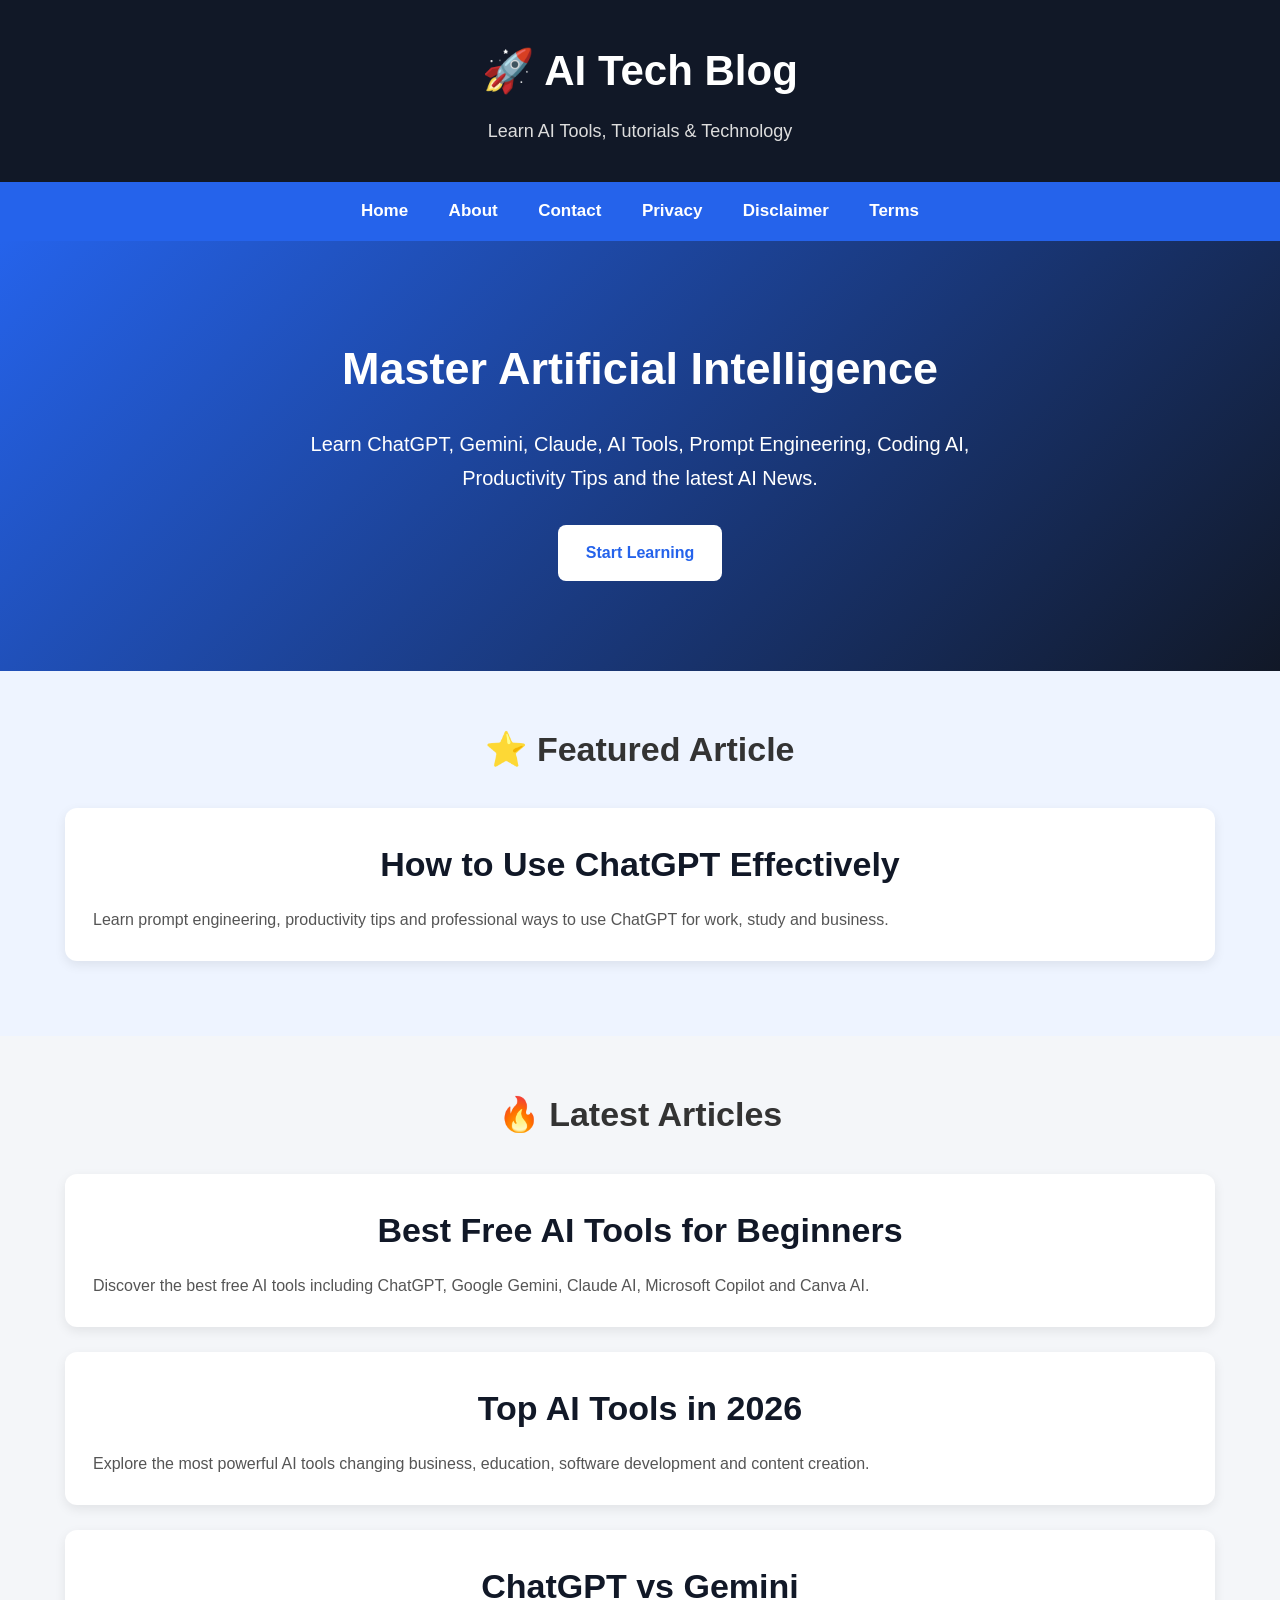
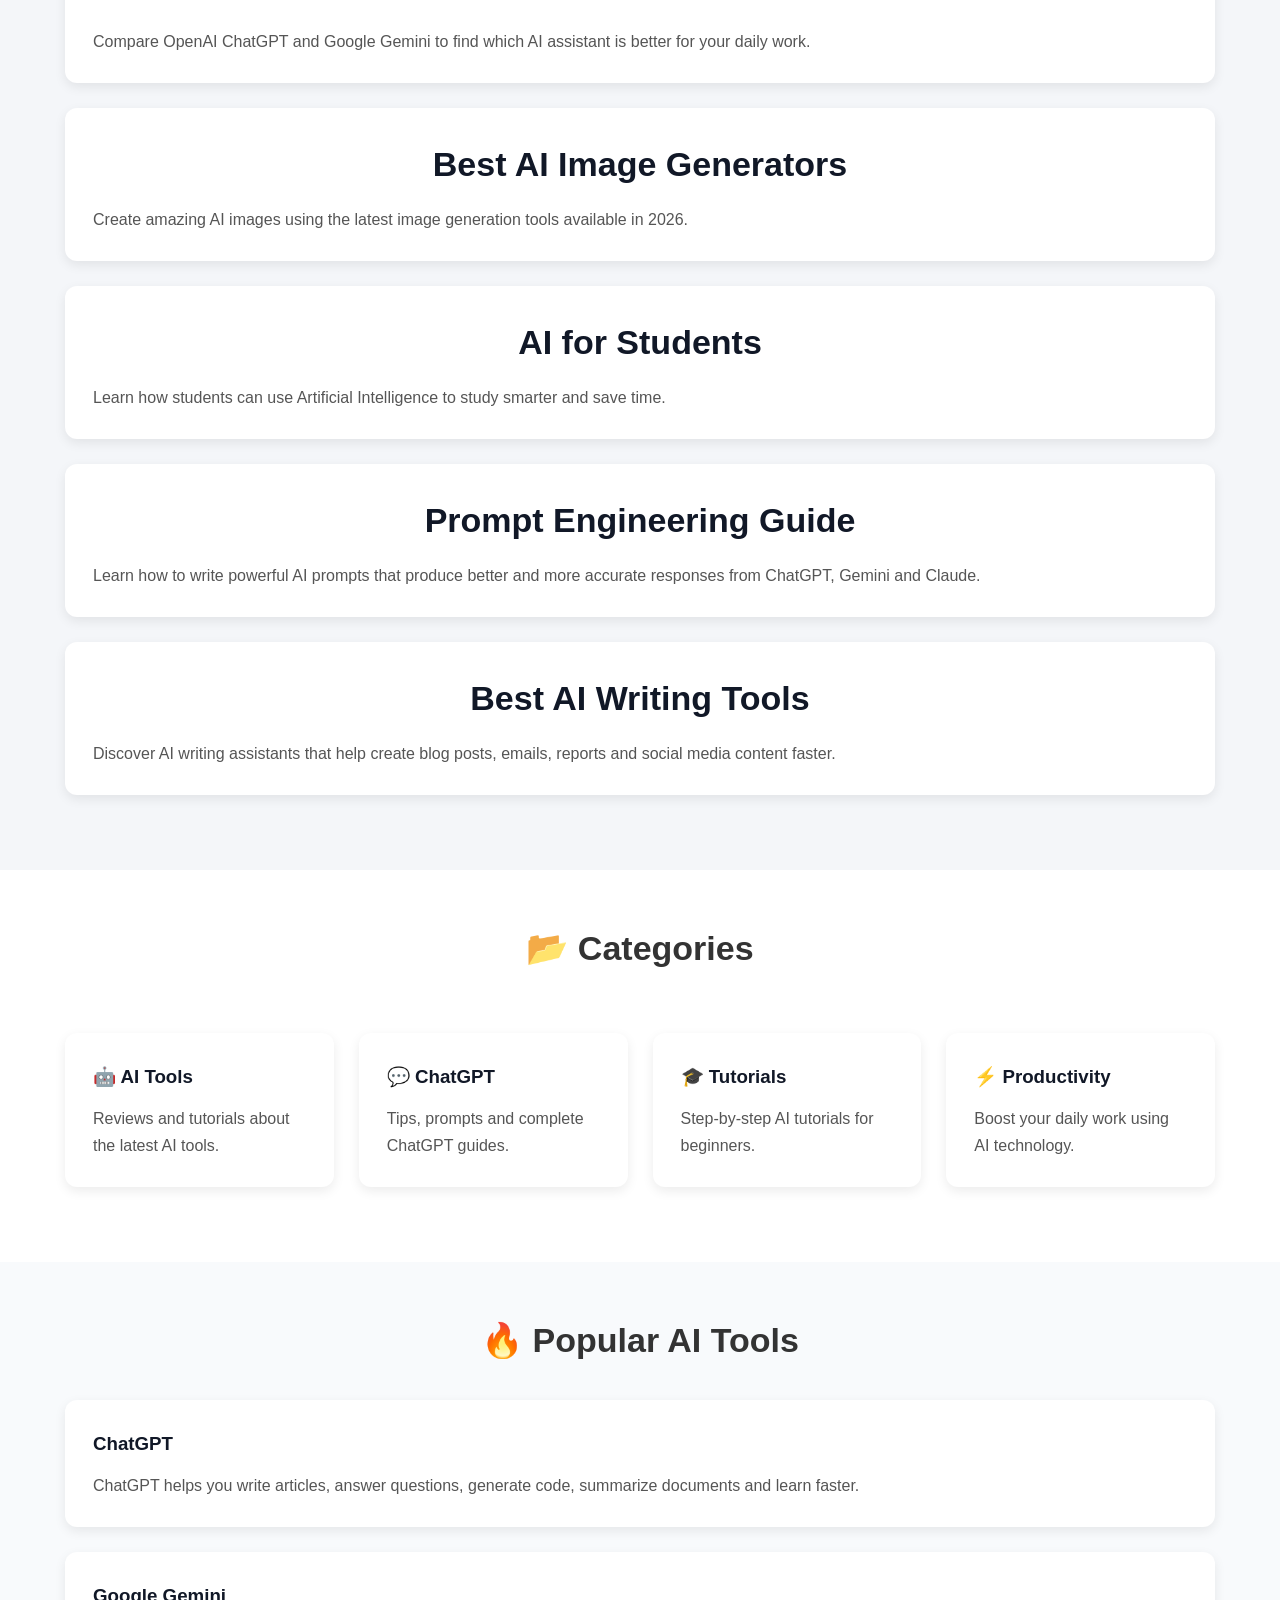
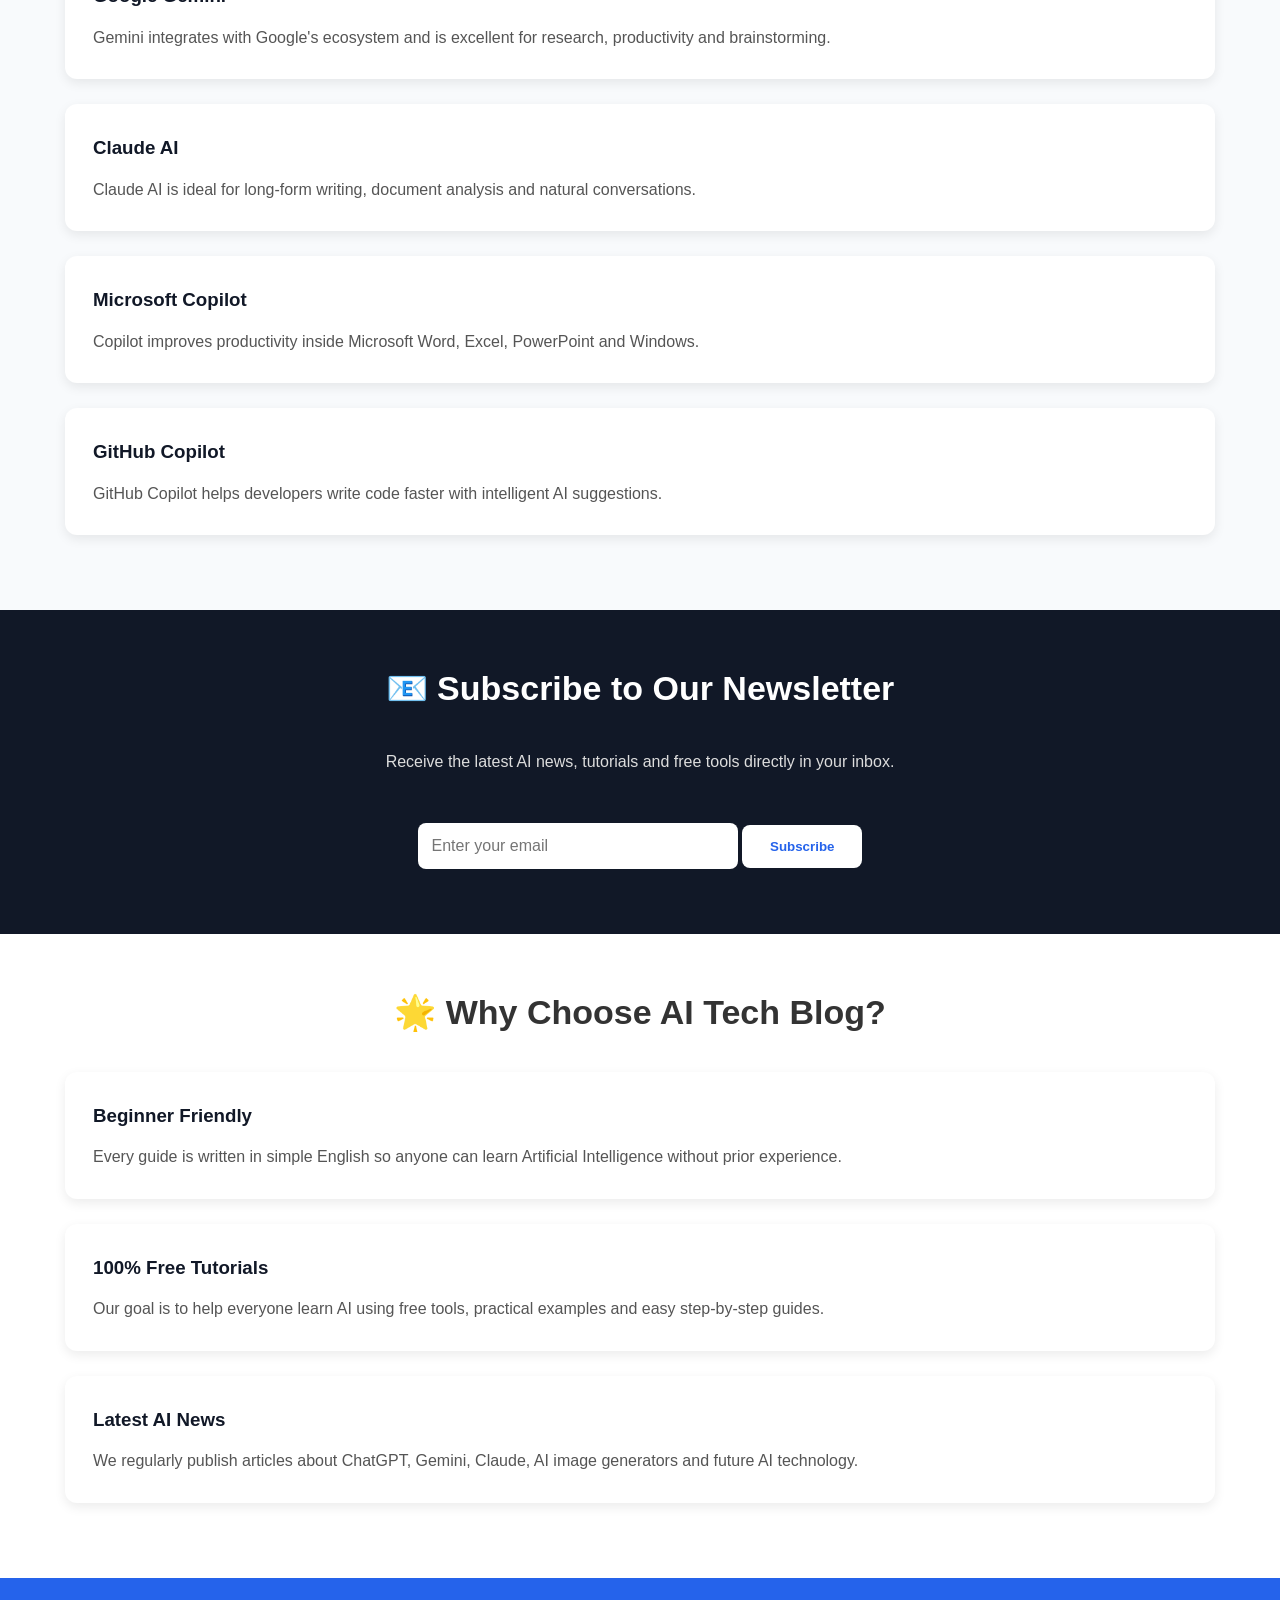
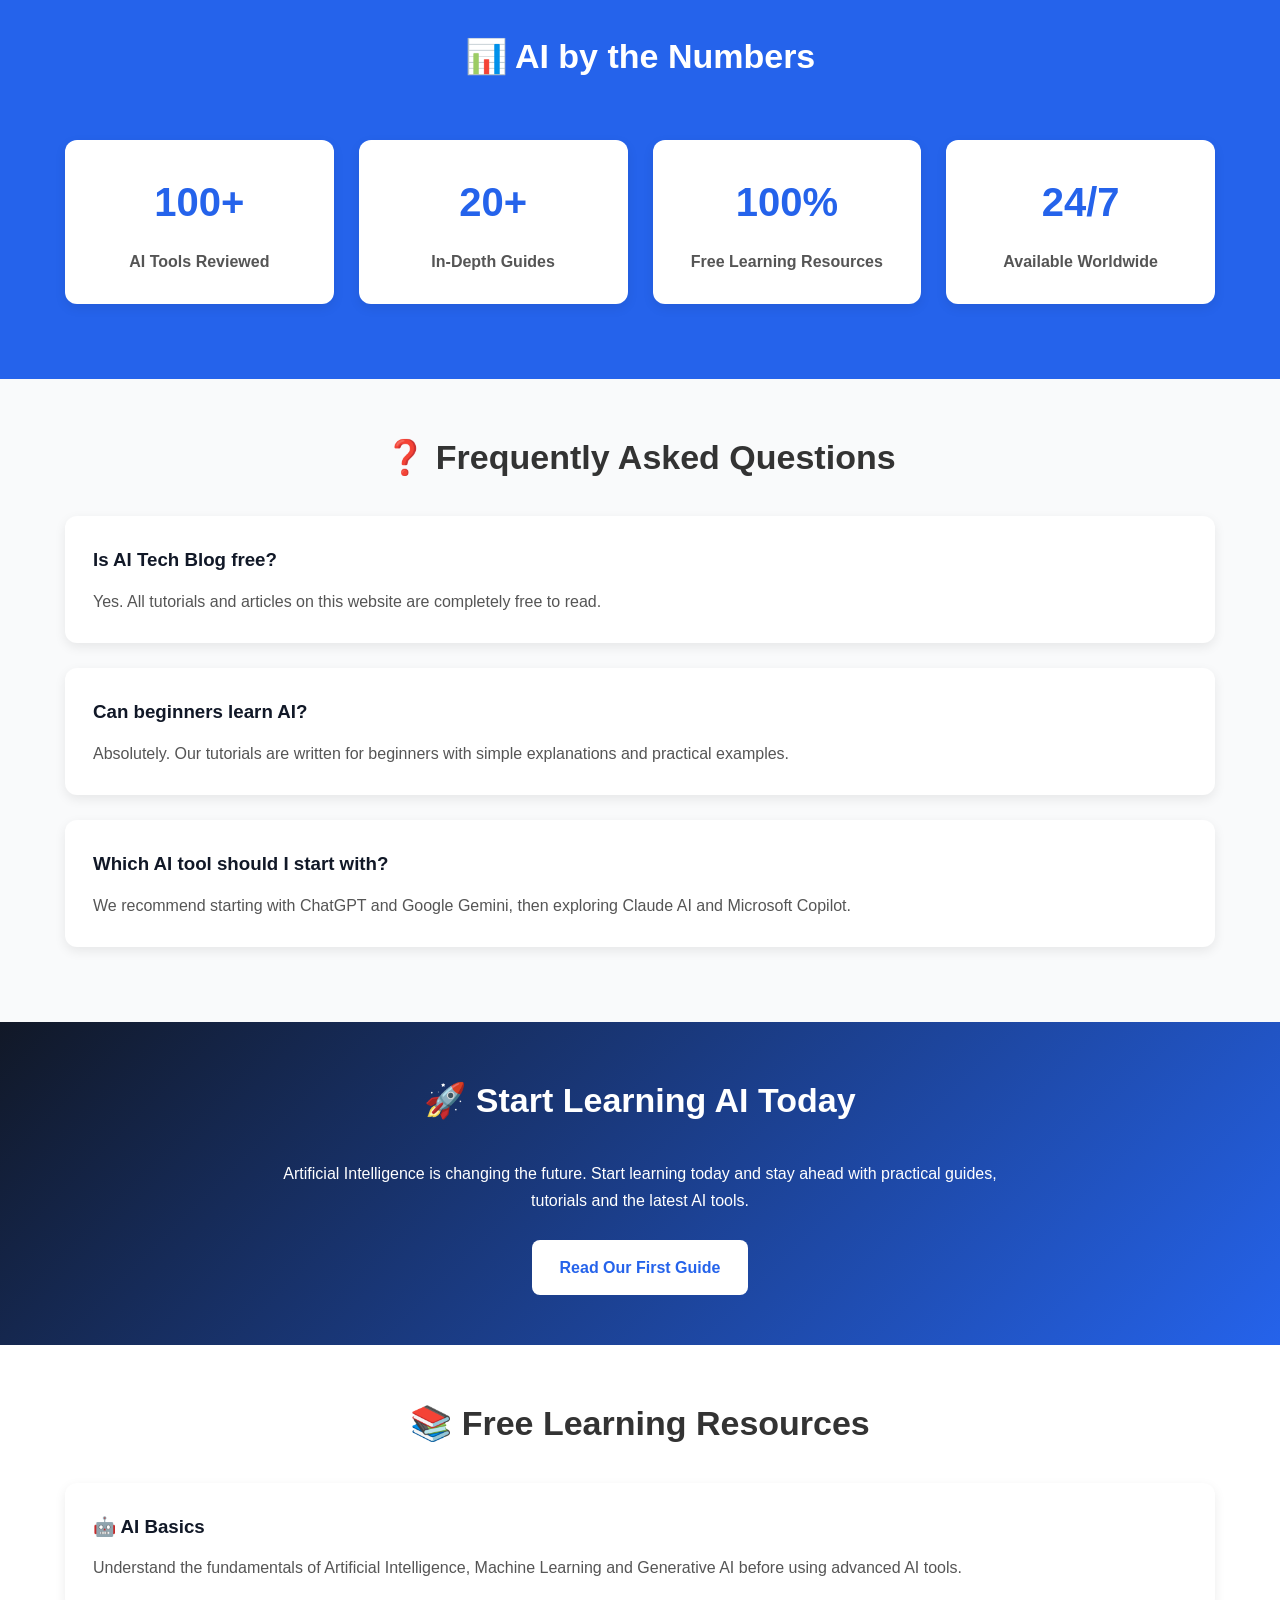
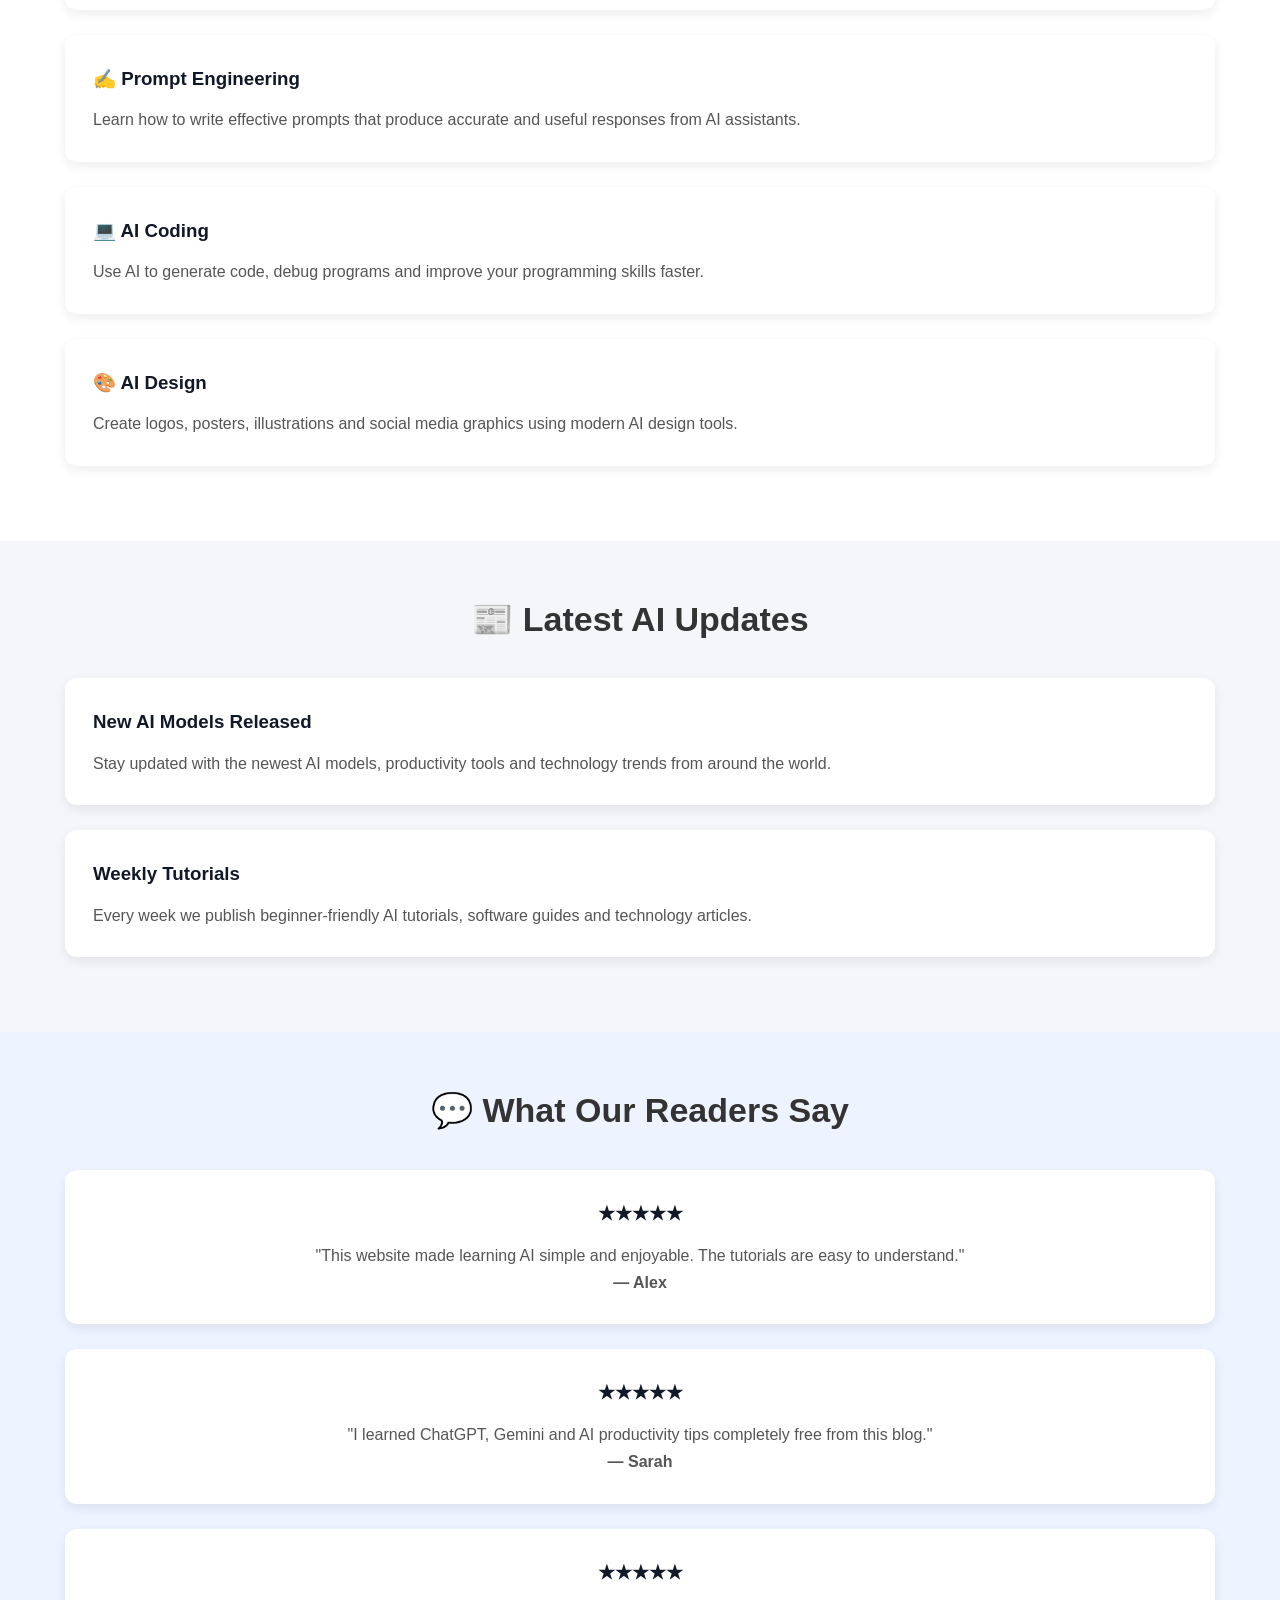
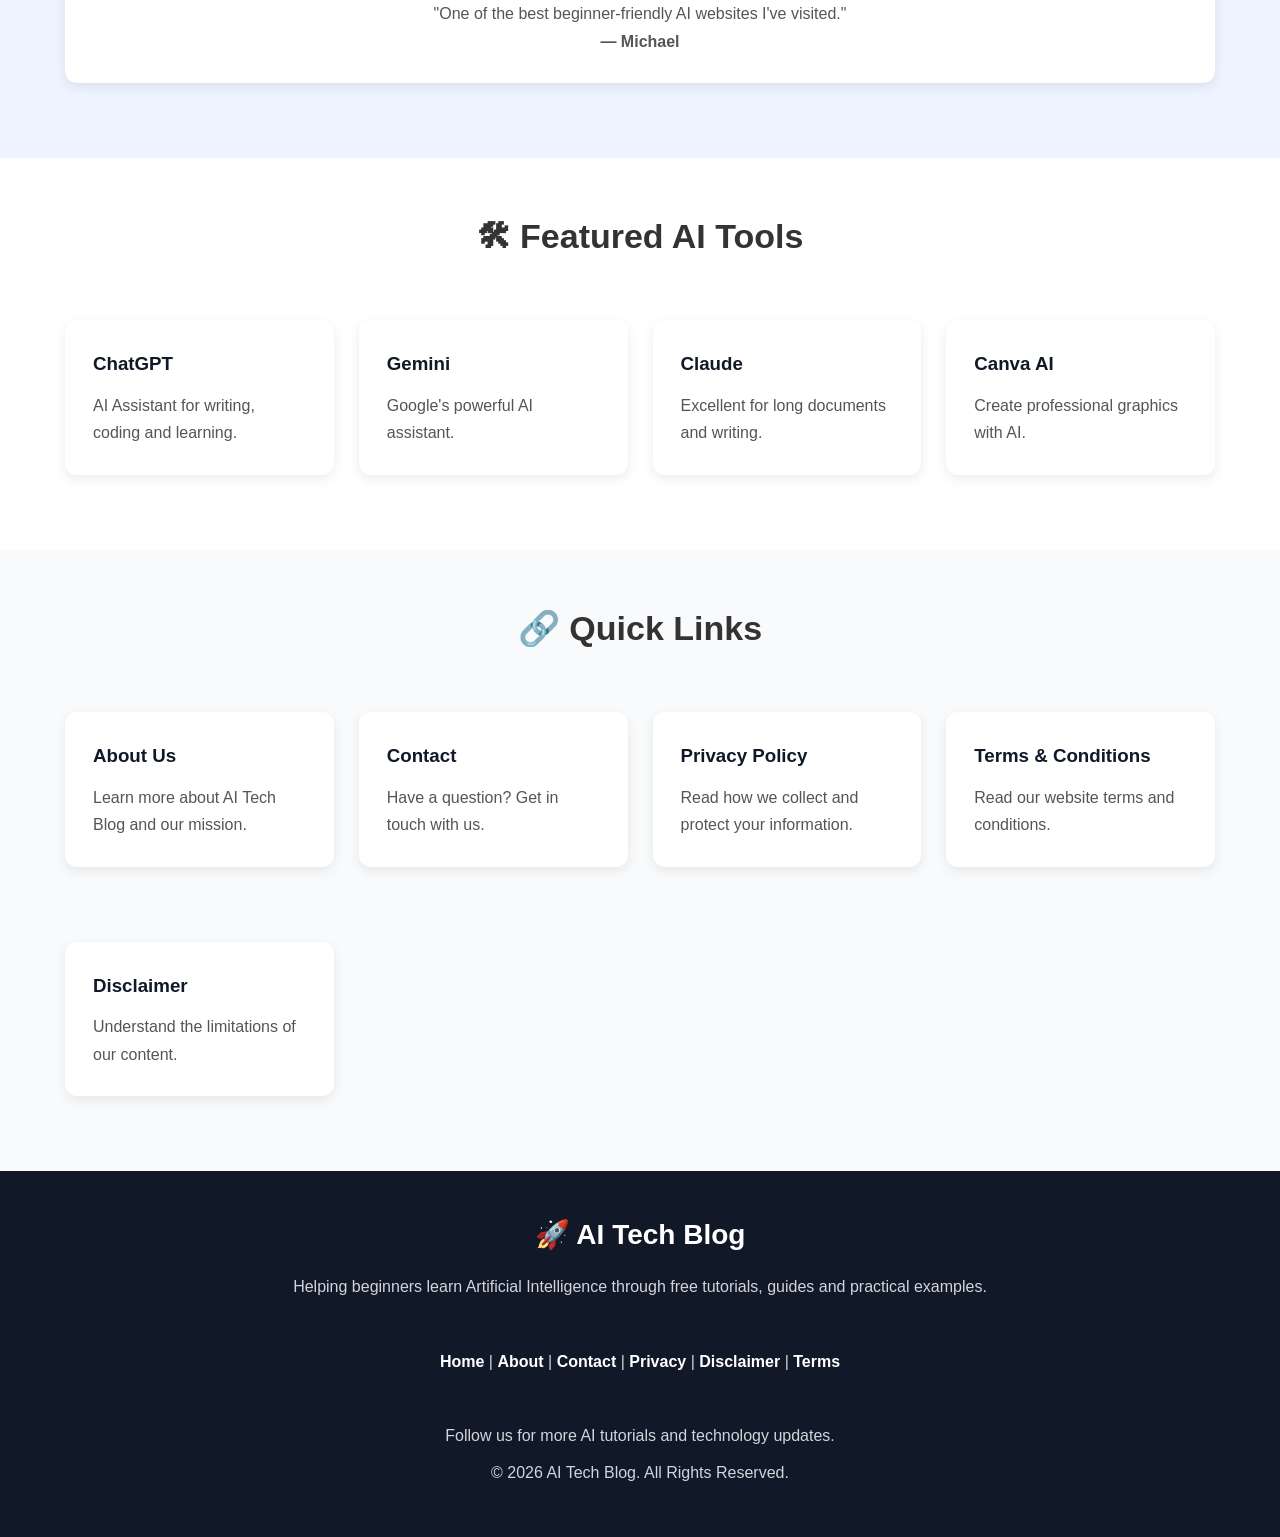
<file: index.html>
<!DOCTYPE html>
<html lang="en">
<head>
    <meta charset="UTF-8">
    <meta name="viewport" content="width=device-width, initial-scale=1.0">
    <title>AI Tech Blog | Learn AI for Free</title>

    <meta name="description"
        content="AI Tech Blog provides AI tutorials, ChatGPT guides, AI tools, technology news, and productivity tips for beginners.">

    <meta name="keywords"
        content="AI, ChatGPT, Gemini, Claude, AI Tools, Artificial Intelligence, AI Blog">

    <meta name="author" content="AI Tech Blog">

    <link rel="stylesheet" href="style.css">

    <link rel="icon" href="images/favicon.png">

</head>

<body>

<header>

<div class="logo">

<h1>🚀 AI Tech Blog</h1>

<p>Learn AI Tools, Tutorials & Technology</p>

</div>

</header>

<nav>

<a href="index.html">Home</a>

<a href="about.html">About</a>

<a href="contact.html">Contact</a>

<a href="privacy.html">Privacy</a>

<a href="disclaimer.html">Disclaimer</a>

<a href="terms.html">Terms</a>

</nav>

<section class="hero">

<h2>Master Artificial Intelligence</h2>

<p>

Learn ChatGPT, Gemini, Claude, AI Tools, Prompt Engineering,
Coding AI, Productivity Tips and the latest AI News.

</p>

<a href="#latest" class="btn">

Start Learning

</a>

</section>

<section class="featured">

<div class="container">

<h2>⭐ Featured Article</h2>

<a class="card-link" href="articles/chatgpt-guide.html">

<div class="card">

<h2>

How to Use ChatGPT Effectively

</h2>

<p>

Learn prompt engineering, productivity tips and professional
ways to use ChatGPT for work, study and business.

</p>

</div>

</a>

</div>

</section>

<section id="latest">

<div class="container">

<h2>

🔥 Latest Articles

</h2>
<a class="card-link" href="articles/free-ai-tools.html">

<div class="card">

<h2>

Best Free AI Tools for Beginners

</h2>

<p>

Discover the best free AI tools including ChatGPT,
Google Gemini, Claude AI, Microsoft Copilot and Canva AI.

</p>

</div>

</a>

<a class="card-link" href="articles/ai-tools-2026.html">

<div class="card">

<h2>

Top AI Tools in 2026

</h2>

<p>

Explore the most powerful AI tools changing business,
education, software development and content creation.

</p>

</div>

</a>

<a class="card-link" href="articles/gemini-vs-chatgpt.html">

<div class="card">

<h2>

ChatGPT vs Gemini

</h2>

<p>

Compare OpenAI ChatGPT and Google Gemini to find
which AI assistant is better for your daily work.

</p>

</div>

</a>

<a class="card-link" href="articles/best-ai-image-tools.html">

<div class="card">

<h2>

Best AI Image Generators

</h2>

<p>

Create amazing AI images using the latest image
generation tools available in 2026.

</p>

</div>

</a>

<a class="card-link" href="articles/ai-for-students.html">

<div class="card">

<h2>

AI for Students

</h2>

<p>

Learn how students can use Artificial Intelligence
to study smarter and save time.

</p>

</div>

</a>
<a class="card-link" href="articles/prompt-engineering.html">

<div class="card">

<h2>

Prompt Engineering Guide

</h2>

<p>

Learn how to write powerful AI prompts that produce
better and more accurate responses from ChatGPT,
Gemini and Claude.

</p>

</div>

</a>

<a class="card-link" href="articles/ai-writing-tools.html">

<div class="card">

<h2>

Best AI Writing Tools

</h2>

<p>

Discover AI writing assistants that help create blog
posts, emails, reports and social media content faster.

</p>

</div>

</a>

</div>

</section>

<section class="categories">

<div class="container">

<h2>

📂 Categories

</h2>

<div class="category-grid">

<div class="card">

<h3>🤖 AI Tools</h3>

<p>

Reviews and tutorials about the latest AI tools.

</p>

</div>

<div class="card">

<h3>💬 ChatGPT</h3>

<p>

Tips, prompts and complete ChatGPT guides.

</p>

</div>

<div class="card">

<h3>🎓 Tutorials</h3>

<p>

Step-by-step AI tutorials for beginners.

</p>

</div>

<div class="card">

<h3>⚡ Productivity</h3>

<p>

Boost your daily work using AI technology.

</p>

</div>

</div>

</div>

</section>
<section class="popular">

<div class="container">

<h2>

🔥 Popular AI Tools

</h2>

<div class="card">

<h3>ChatGPT</h3>

<p>

ChatGPT helps you write articles, answer questions,
generate code, summarize documents and learn faster.

</p>

</div>

<div class="card">

<h3>Google Gemini</h3>

<p>

Gemini integrates with Google's ecosystem and is
excellent for research, productivity and brainstorming.

</p>

</div>

<div class="card">

<h3>Claude AI</h3>

<p>

Claude AI is ideal for long-form writing,
document analysis and natural conversations.

</p>

</div>

<div class="card">

<h3>Microsoft Copilot</h3>

<p>

Copilot improves productivity inside Microsoft
Word, Excel, PowerPoint and Windows.

</p>

</div>

<div class="card">

<h3>GitHub Copilot</h3>

<p>

GitHub Copilot helps developers write code faster
with intelligent AI suggestions.

</p>

</div>

</div>

</section>

<section class="newsletter">

<div class="container">

<h2>

📧 Subscribe to Our Newsletter

</h2>

<p>

Receive the latest AI news, tutorials and free tools
directly in your inbox.

</p>

<form>

<input
type="email"
placeholder="Enter your email">

<button class="btn">

Subscribe

</button>

</form>

</div>

</section>
<section class="why-us">

<div class="container">

<h2>

🌟 Why Choose AI Tech Blog?

</h2>

<div class="card">

<h3>Beginner Friendly</h3>

<p>

Every guide is written in simple English so anyone can
learn Artificial Intelligence without prior experience.

</p>

</div>

<div class="card">

<h3>100% Free Tutorials</h3>

<p>

Our goal is to help everyone learn AI using free tools,
practical examples and easy step-by-step guides.

</p>

</div>

<div class="card">

<h3>Latest AI News</h3>

<p>

We regularly publish articles about ChatGPT, Gemini,
Claude, AI image generators and future AI technology.

</p>

</div>

</div>

</section>

<section class="stats">

<div class="container">

<h2>

📊 AI by the Numbers

</h2>

<div class="category-grid">

<div class="card">

<h2>100+</h2>

<p>AI Tools Reviewed</p>

</div>

<div class="card">

<h2>20+</h2>

<p>In-Depth Guides</p>

</div>

<div class="card">

<h2>100%</h2>

<p>Free Learning Resources</p>

</div>

<div class="card">

<h2>24/7</h2>

<p>Available Worldwide</p>

</div>

</div>

</div>

</section>
<section class="faq">

<div class="container">

<h2>

❓ Frequently Asked Questions

</h2>

<div class="card">

<h3>Is AI Tech Blog free?</h3>

<p>

Yes. All tutorials and articles on this website are
completely free to read.

</p>

</div>

<div class="card">

<h3>Can beginners learn AI?</h3>

<p>

Absolutely. Our tutorials are written for beginners
with simple explanations and practical examples.

</p>

</div>

<div class="card">

<h3>Which AI tool should I start with?</h3>

<p>

We recommend starting with ChatGPT and Google Gemini,
then exploring Claude AI and Microsoft Copilot.

</p>

</div>

</div>

</section>

<section class="cta">

<div class="container">

<h2>

🚀 Start Learning AI Today

</h2>

<p>

Artificial Intelligence is changing the future.
Start learning today and stay ahead with practical
guides, tutorials and the latest AI tools.

</p>

<a href="articles/free-ai-tools.html" class="btn">

Read Our First Guide

</a>

</div>

</section>
<section class="resources">

<div class="container">

<h2>

📚 Free Learning Resources

</h2>

<div class="card">

<h3>🤖 AI Basics</h3>

<p>

Understand the fundamentals of Artificial Intelligence,
Machine Learning and Generative AI before using advanced
AI tools.

</p>

</div>

<div class="card">

<h3>✍ Prompt Engineering</h3>

<p>

Learn how to write effective prompts that produce
accurate and useful responses from AI assistants.

</p>

</div>

<div class="card">

<h3>💻 AI Coding</h3>

<p>

Use AI to generate code, debug programs and improve
your programming skills faster.

</p>

</div>

<div class="card">

<h3>🎨 AI Design</h3>

<p>

Create logos, posters, illustrations and social media
graphics using modern AI design tools.

</p>

</div>

</div>

</section>

<section class="latest-news">

<div class="container">

<h2>

📰 Latest AI Updates

</h2>

<div class="card">

<h3>New AI Models Released</h3>

<p>

Stay updated with the newest AI models, productivity
tools and technology trends from around the world.

</p>

</div>

<div class="card">

<h3>Weekly Tutorials</h3>

<p>

Every week we publish beginner-friendly AI tutorials,
software guides and technology articles.

</p>

</div>

</div>

</section>
<section class="testimonials">

<div class="container">

<h2>

💬 What Our Readers Say

</h2>

<div class="card">

<h3>★★★★★</h3>

<p>

"This website made learning AI simple and enjoyable.
The tutorials are easy to understand."

</p>

<p><strong>— Alex</strong></p>

</div>

<div class="card">

<h3>★★★★★</h3>

<p>

"I learned ChatGPT, Gemini and AI productivity tips
completely free from this blog."

</p>

<p><strong>— Sarah</strong></p>

</div>

<div class="card">

<h3>★★★★★</h3>

<p>

"One of the best beginner-friendly AI websites I've
visited."

</p>

<p><strong>— Michael</strong></p>

</div>

</div>

</section>

<section class="featured-tools">

<div class="container">

<h2>

🛠 Featured AI Tools

</h2>

<div class="category-grid">

<div class="card">

<h3>ChatGPT</h3>

<p>AI Assistant for writing, coding and learning.</p>

</div>

<div class="card">

<h3>Gemini</h3>

<p>Google's powerful AI assistant.</p>

</div>

<div class="card">

<h3>Claude</h3>

<p>Excellent for long documents and writing.</p>

</div>

<div class="card">

<h3>Canva AI</h3>

<p>Create professional graphics with AI.</p>

</div>

</div>

</div>

</section>
<section class="quick-links">

<div class="container">

<h2>

🔗 Quick Links

</h2>

<div class="category-grid">

<a class="card-link" href="about.html">
<div class="card">
<h3>About Us</h3>
<p>Learn more about AI Tech Blog and our mission.</p>
</div>
</a>

<a class="card-link" href="contact.html">
<div class="card">
<h3>Contact</h3>
<p>Have a question? Get in touch with us.</p>
</div>
</a>

<a class="card-link" href="privacy.html">
<div class="card">
<h3>Privacy Policy</h3>
<p>Read how we collect and protect your information.</p>
</div>
</a>

<a class="card-link" href="terms.html">
<div class="card">
<h3>Terms & Conditions</h3>
<p>Read our website terms and conditions.</p>
</div>
</a>

<a class="card-link" href="disclaimer.html">
<div class="card">
<h3>Disclaimer</h3>
<p>Understand the limitations of our content.</p>
</div>
</a>

</div>

</div>

</section>

<footer>

<div class="container">

<h3>🚀 AI Tech Blog</h3>

<p>

Helping beginners learn Artificial Intelligence
through free tutorials, guides and practical examples.

</p>

<br>

<p>

<a href="index.html">Home</a> |

<a href="about.html">About</a> |

<a href="contact.html">Contact</a> |

<a href="privacy.html">Privacy</a> |

<a href="disclaimer.html">Disclaimer</a> |

<a href="terms.html">Terms</a>

</p>

<br>

<p>

Follow us for more AI tutorials and technology updates.

</p>
<p>

© 2026 AI Tech Blog. All Rights Reserved.

</p>

</div>

</footer>

</body>

</html>
</file>
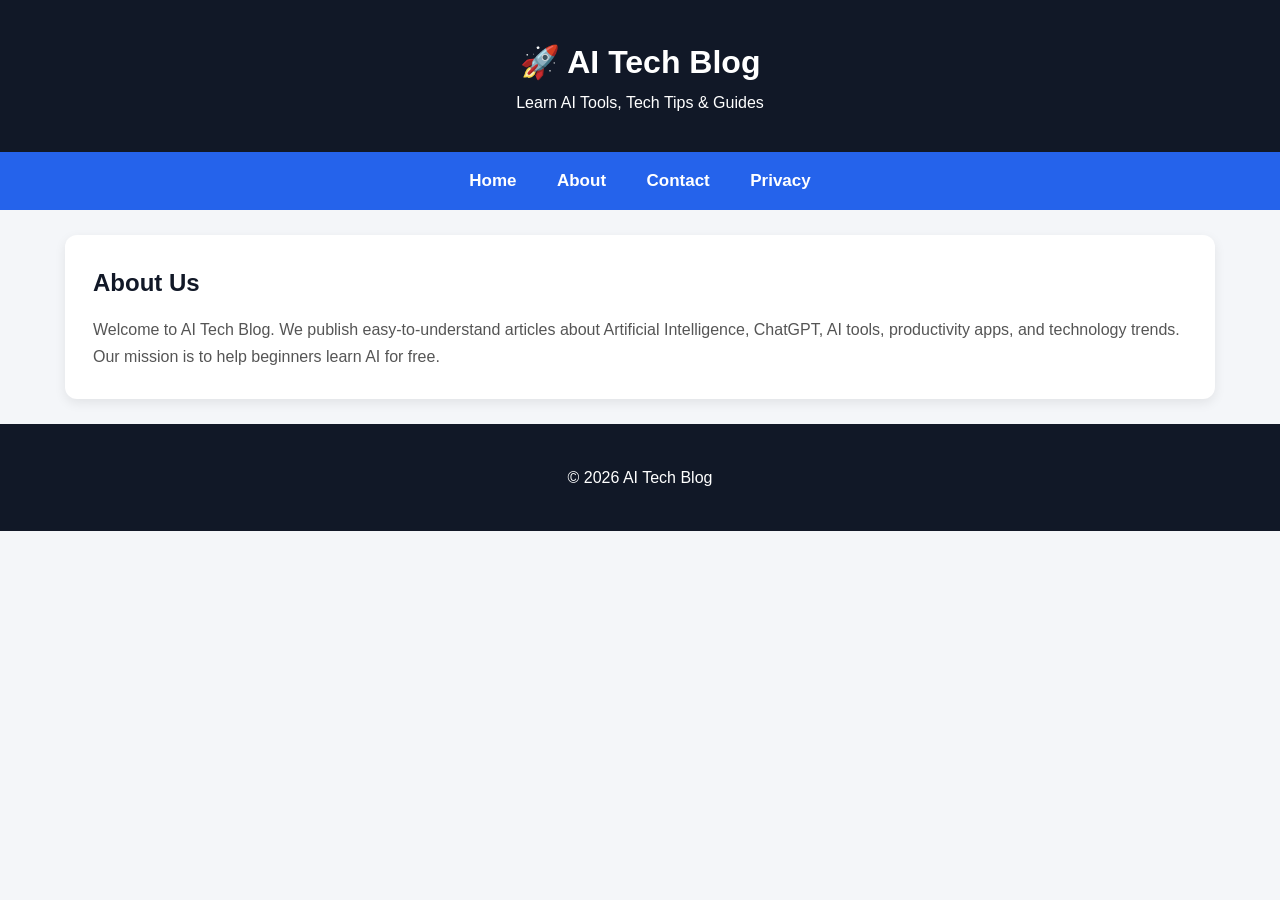
<file: about.html>
<!DOCTYPE html>
<html lang="en">
<head>
<meta charset="UTF-8">
<meta name="viewport" content="width=device-width, initial-scale=1.0">
<title>About - AI Tech Blog</title>
<link rel="stylesheet" href="style.css">
</head>

<body>

<header>
<h1>🚀 AI Tech Blog</h1>
<p>Learn AI Tools, Tech Tips & Guides</p>
</header>

<nav>
<a href="index.html">Home</a>
<a href="about.html">About</a>
<a href="contact.html">Contact</a>
<a href="privacy.html">Privacy</a>
</nav>

<div class="container">

<div class="card">

<h2>About Us</h2>

<p>
Welcome to AI Tech Blog.
We publish easy-to-understand articles about Artificial Intelligence,
ChatGPT, AI tools, productivity apps, and technology trends.
</p>

<p>
Our mission is to help beginners learn AI for free.
</p>

</div>

</div>

<footer>
© 2026 AI Tech Blog
</footer>

</body>
</html>
</file>
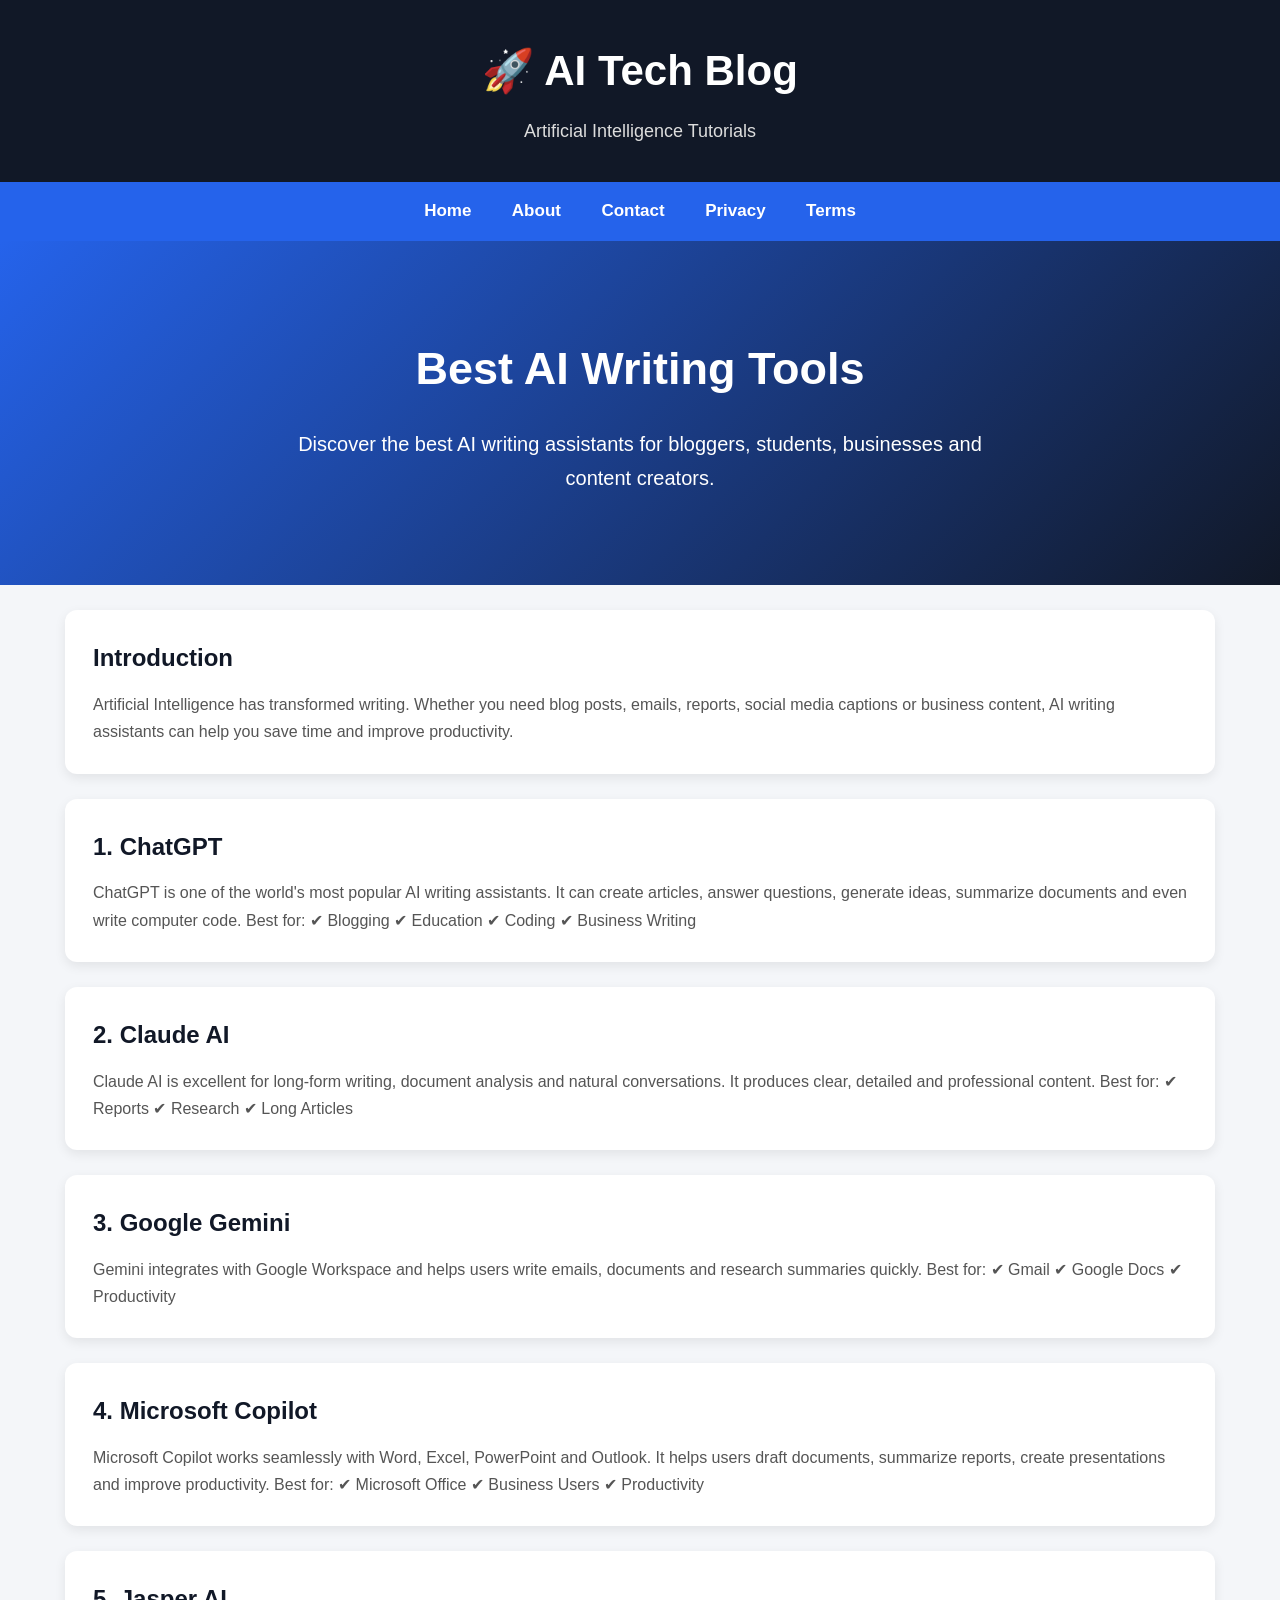
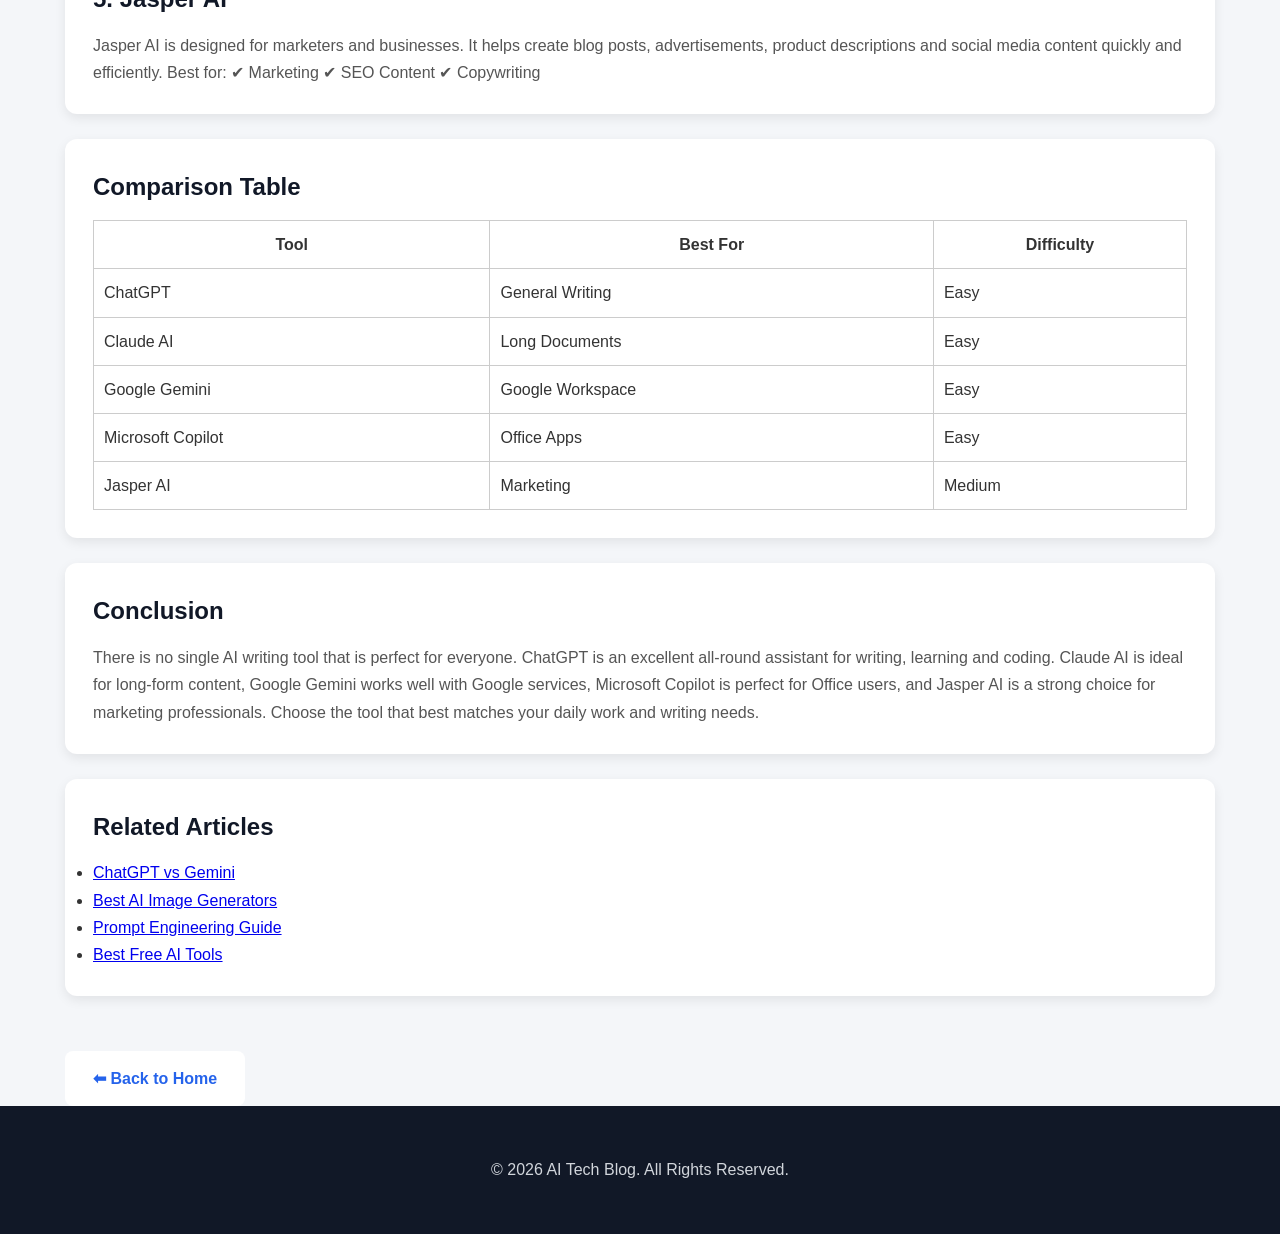
<file: ai-writing-tools.html>
<!DOCTYPE html>
<html lang="en">

<head>

<meta charset="UTF-8">

<meta name="viewport" content="width=device-width, initial-scale=1.0">

<title>Best AI Writing Tools in 2026 | AI Tech Blog</title>

<meta name="description"
content="Discover the best AI writing tools for blogging, content creation, emails, marketing and productivity.">

<meta name="keywords"
content="AI Writing Tools, ChatGPT, Claude AI, Gemini, Copywriting AI">

<meta name="author"
content="AI Tech Blog">

<link rel="stylesheet" href="../style.css">

</head>

<body>

<header>

<div class="logo">

<h1>🚀 AI Tech Blog</h1>

<p>Artificial Intelligence Tutorials</p>

</div>

</header>

<nav>

<a href="../index.html">Home</a>

<a href="../about.html">About</a>

<a href="../contact.html">Contact</a>

<a href="../privacy.html">Privacy</a>

<a href="../terms.html">Terms</a>

</nav>

<section class="hero">

<h2>

Best AI Writing Tools

</h2>

<p>

Discover the best AI writing assistants for bloggers,
students, businesses and content creators.

</p>

</section>

<div class="container">

<div class="card">

<h2>

Introduction

</h2>

<p>

Artificial Intelligence has transformed writing.

Whether you need blog posts, emails, reports,
social media captions or business content,
AI writing assistants can help you save time
and improve productivity.

</p>

</div>

<div class="card">

<h2>

1. ChatGPT

</h2>

<p>

ChatGPT is one of the world's most popular AI
writing assistants.

It can create articles, answer questions,
generate ideas, summarize documents and even
write computer code.

Best for:

✔ Blogging

✔ Education

✔ Coding

✔ Business Writing

</p>

</div>

<div class="card">

<h2>

2. Claude AI

</h2>

<p>

Claude AI is excellent for long-form writing,
document analysis and natural conversations.

It produces clear, detailed and professional
content.

Best for:

✔ Reports

✔ Research

✔ Long Articles

</p>

</div>

<div class="card">

<h2>

3. Google Gemini

</h2>

<p>

Gemini integrates with Google Workspace and
helps users write emails, documents and
research summaries quickly.

Best for:

✔ Gmail

✔ Google Docs

✔ Productivity

</p>

</div>
<div class="card">

<h2>

4. Microsoft Copilot

</h2>

<p>

Microsoft Copilot works seamlessly with Word,
Excel, PowerPoint and Outlook.

It helps users draft documents, summarize reports,
create presentations and improve productivity.

Best for:

✔ Microsoft Office

✔ Business Users

✔ Productivity

</p>

</div>

<div class="card">

<h2>

5. Jasper AI

</h2>

<p>

Jasper AI is designed for marketers and businesses.

It helps create blog posts, advertisements,
product descriptions and social media content
quickly and efficiently.

Best for:

✔ Marketing

✔ SEO Content

✔ Copywriting

</p>

</div>

<div class="card">

<h2>

Comparison Table

</h2>

<table style="width:100%;border-collapse:collapse;">

<tr>

<th style="border:1px solid #ccc;padding:10px;">Tool</th>

<th style="border:1px solid #ccc;padding:10px;">Best For</th>

<th style="border:1px solid #ccc;padding:10px;">Difficulty</th>

</tr>

<tr>

<td style="border:1px solid #ccc;padding:10px;">ChatGPT</td>

<td style="border:1px solid #ccc;padding:10px;">General Writing</td>

<td style="border:1px solid #ccc;padding:10px;">Easy</td>

</tr>

<tr>

<td style="border:1px solid #ccc;padding:10px;">Claude AI</td>

<td style="border:1px solid #ccc;padding:10px;">Long Documents</td>

<td style="border:1px solid #ccc;padding:10px;">Easy</td>

</tr>

<tr>

<td style="border:1px solid #ccc;padding:10px;">Google Gemini</td>

<td style="border:1px solid #ccc;padding:10px;">Google Workspace</td>

<td style="border:1px solid #ccc;padding:10px;">Easy</td>

</tr>

<tr>

<td style="border:1px solid #ccc;padding:10px;">Microsoft Copilot</td>

<td style="border:1px solid #ccc;padding:10px;">Office Apps</td>

<td style="border:1px solid #ccc;padding:10px;">Easy</td>

</tr>

<tr>

<td style="border:1px solid #ccc;padding:10px;">Jasper AI</td>

<td style="border:1px solid #ccc;padding:10px;">Marketing</td>

<td style="border:1px solid #ccc;padding:10px;">Medium</td>

</tr>

</table>

</div>

<div class="card">

<h2>

Conclusion

</h2>

<p>

There is no single AI writing tool that is perfect
for everyone.

ChatGPT is an excellent all-round assistant for
writing, learning and coding.

Claude AI is ideal for long-form content,
Google Gemini works well with Google services,
Microsoft Copilot is perfect for Office users,
and Jasper AI is a strong choice for marketing
professionals.

Choose the tool that best matches your daily work
and writing needs.

</p>

</div>

<div class="card">

<h2>

Related Articles

</h2>

<ul>

<li><a href="gemini-vs-chatgpt.html">ChatGPT vs Gemini</a></li>

<li><a href="best-ai-image-tools.html">Best AI Image Generators</a></li>

<li><a href="prompt-engineering.html">Prompt Engineering Guide</a></li>

<li><a href="free-ai-tools.html">Best Free AI Tools</a></li>

</ul>

</div>

<p>

<a class="btn" href="../index.html">

⬅ Back to Home

</a>

</p>

</div>

<footer>

<div class="container">

<p>

© 2026 AI Tech Blog. All Rights Reserved.

</p>

</div>

</footer>

</body>

</html>
</file>
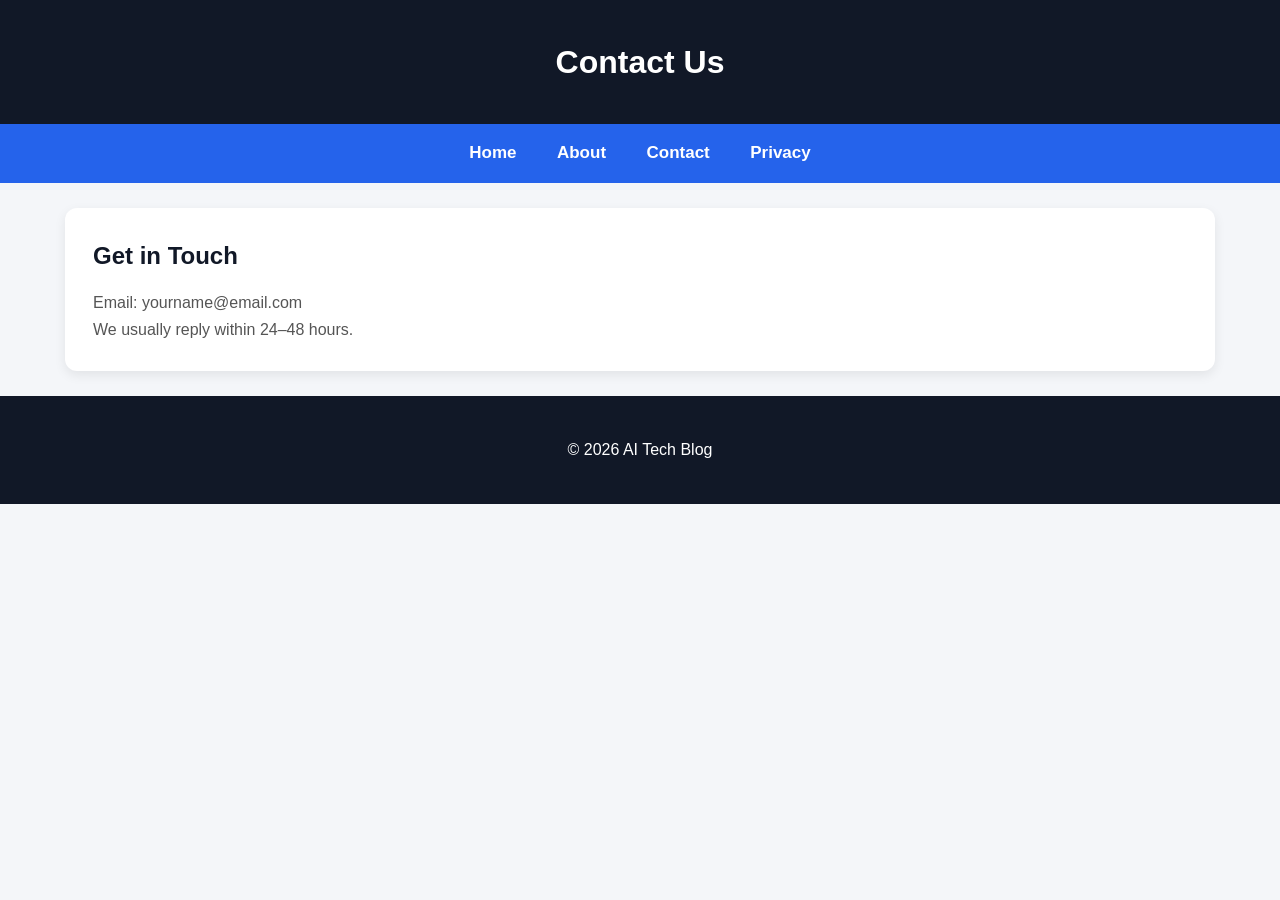
<file: contact.html>
<!DOCTYPE html>
<html lang="en">
<head>
<meta charset="UTF-8">
<meta name="viewport" content="width=device-width, initial-scale=1.0">
<title>Contact</title>
<link rel="stylesheet" href="style.css">
</head>

<body>

<header>
<h1>Contact Us</h1>
</header>

<nav>
<a href="index.html">Home</a>
<a href="about.html">About</a>
<a href="contact.html">Contact</a>
<a href="privacy.html">Privacy</a>
</nav>

<div class="container">

<div class="card">

<h2>Get in Touch</h2>

<p>Email: yourname@email.com</p>

<p>We usually reply within 24–48 hours.</p>

</div>

</div>

<footer>
© 2026 AI Tech Blog
</footer>

</body>
</html>
</file>
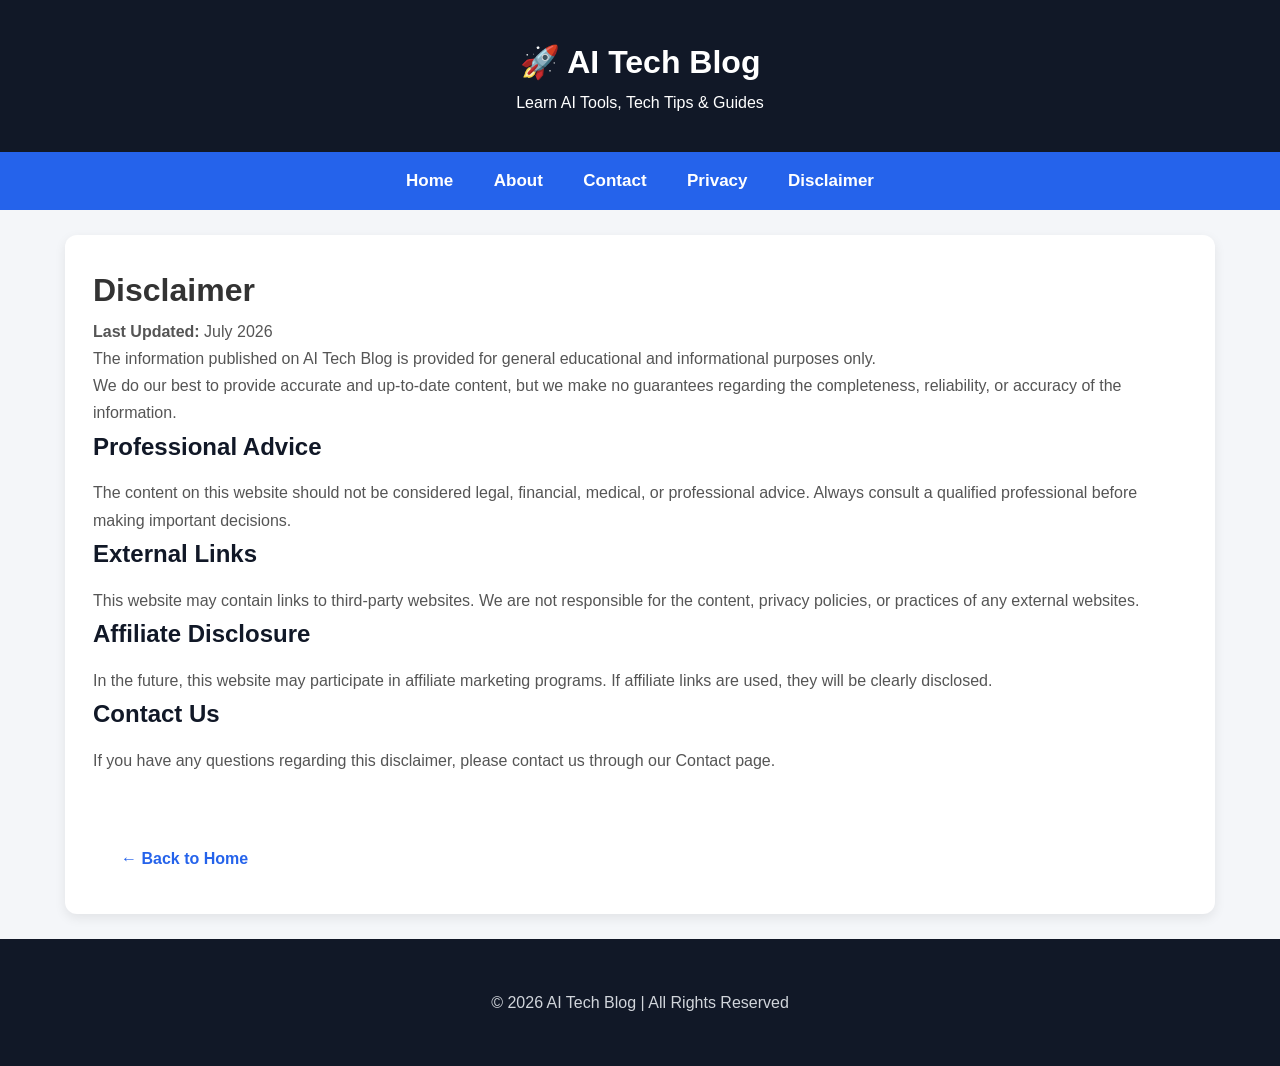
<file: disclaimer.html>
<!DOCTYPE html>
<html lang="en">
<head>
    <meta charset="UTF-8">
    <meta name="viewport" content="width=device-width, initial-scale=1.0">
    <title>Disclaimer | AI Tech Blog</title>
    <meta name="description" content="Disclaimer for AI Tech Blog.">

    <link rel="stylesheet" href="style.css">
</head>
<body>

<header>
    <h1>🚀 AI Tech Blog</h1>
    <p>Learn AI Tools, Tech Tips & Guides</p>
</header>

<nav>
    <a href="index.html">Home</a>
    <a href="about.html">About</a>
    <a href="contact.html">Contact</a>
    <a href="privacy.html">Privacy</a>
    <a href="disclaimer.html">Disclaimer</a>
</nav>

<div class="container">

    <div class="card">

        <h1>Disclaimer</h1>

        <p><strong>Last Updated:</strong> July 2026</p>

        <p>
            The information published on AI Tech Blog is provided for general
            educational and informational purposes only.
        </p>

        <p>
            We do our best to provide accurate and up-to-date content, but we
            make no guarantees regarding the completeness, reliability, or
            accuracy of the information.
        </p>

        <h2>Professional Advice</h2>

        <p>
            The content on this website should not be considered legal,
            financial, medical, or professional advice. Always consult a
            qualified professional before making important decisions.
        </p>

        <h2>External Links</h2>

        <p>
            This website may contain links to third-party websites. We are not
            responsible for the content, privacy policies, or practices of any
            external websites.
        </p>

        <h2>Affiliate Disclosure</h2>

        <p>
            In the future, this website may participate in affiliate marketing
            programs. If affiliate links are used, they will be clearly
            disclosed.
        </p>

        <h2>Contact Us</h2>

        <p>
            If you have any questions regarding this disclaimer, please contact
            us through our Contact page.
        </p>

        <br>

        <a class="btn" href="index.html">← Back to Home</a>

    </div>

</div>

<footer>
    <p>© 2026 AI Tech Blog | All Rights Reserved</p>
</footer>

</body>
</html>
</file>
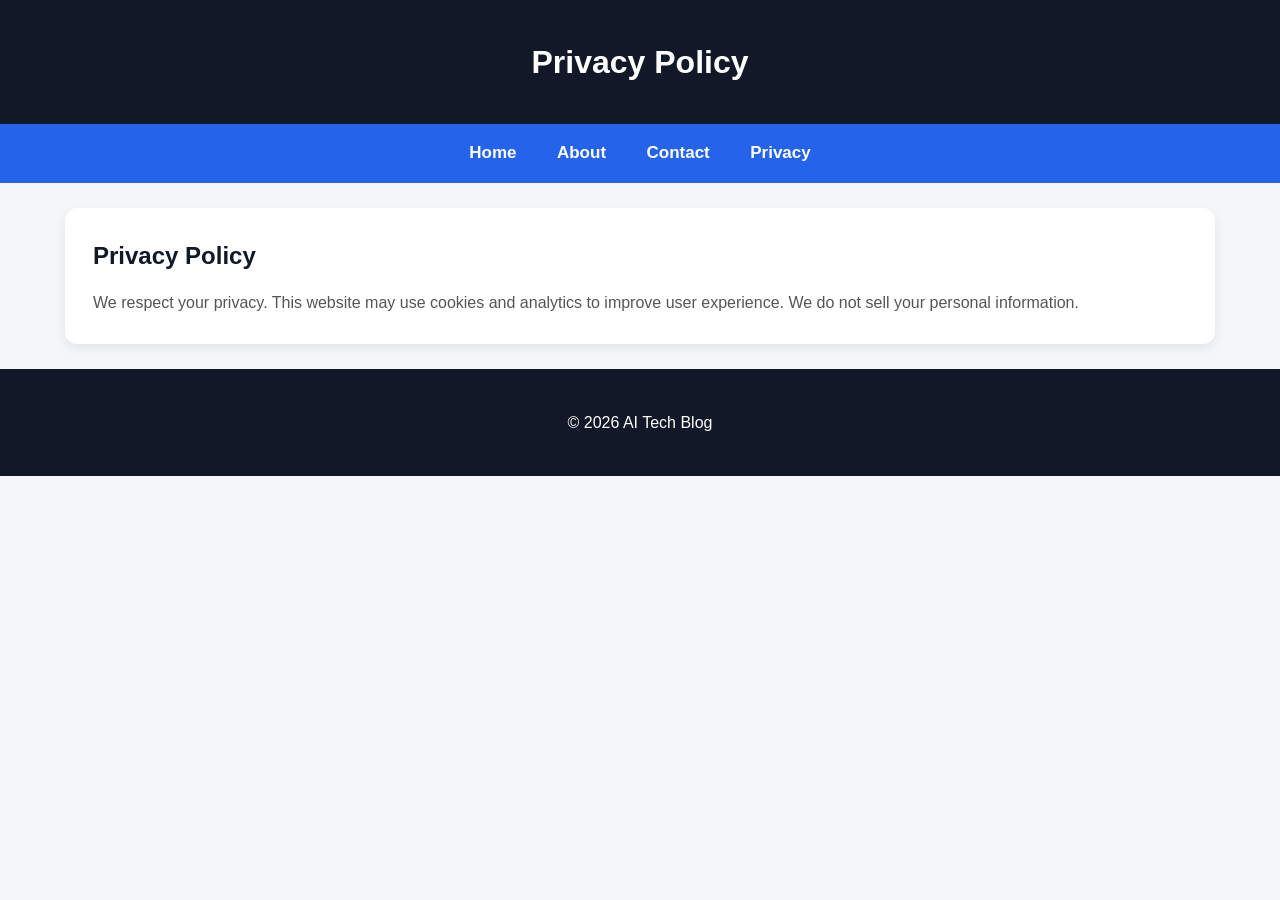
<file: privacy.html>
<!DOCTYPE html>
<html lang="en">
<head>
<meta charset="UTF-8">
<meta name="viewport" content="width=device-width, initial-scale=1.0">
<title>Privacy Policy</title>
<link rel="stylesheet" href="style.css">
</head>

<body>

<header>
<h1>Privacy Policy</h1>
</header>

<nav>
<a href="index.html">Home</a>
<a href="about.html">About</a>
<a href="contact.html">Contact</a>
<a href="privacy.html">Privacy</a>
</nav>

<div class="container">

<div class="card">

<h2>Privacy Policy</h2>

<p>
We respect your privacy. This website may use cookies and analytics
to improve user experience. We do not sell your personal information.
</p>

</div>

</div>

<footer>
© 2026 AI Tech Blog
</footer>

</body>
</html>
</file>
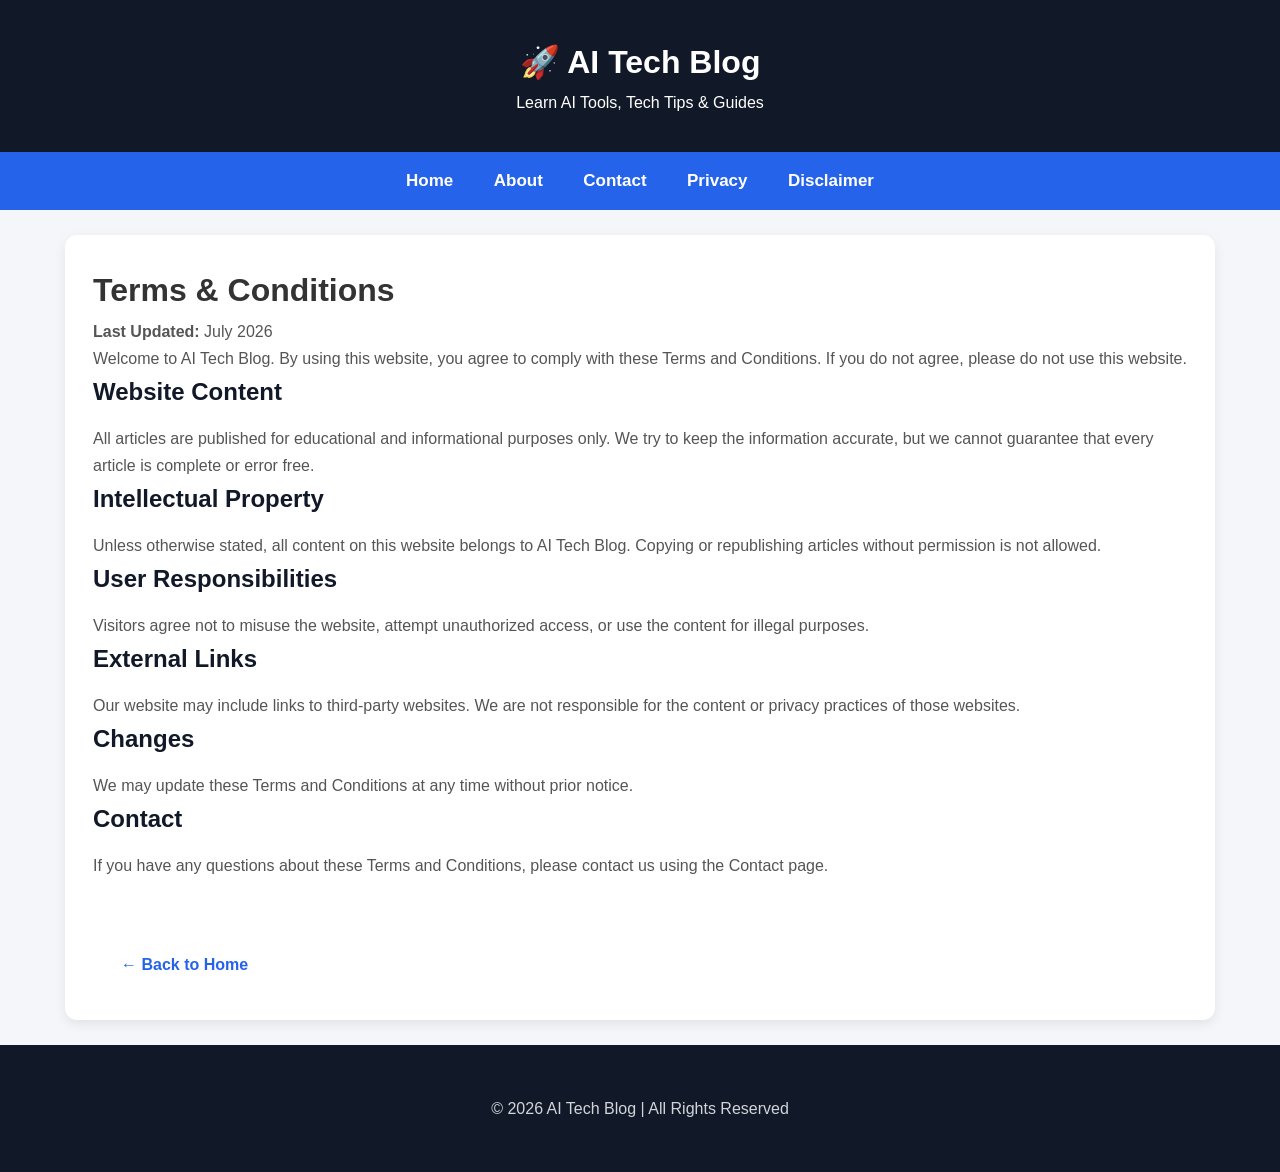
<file: terms.html>
<!DOCTYPE html>
<html lang="en">
<head>
    <meta charset="UTF-8">
    <meta name="viewport" content="width=device-width, initial-scale=1.0">
    <title>Terms & Conditions | AI Tech Blog</title>
    <meta name="description" content="Terms and Conditions for AI Tech Blog">

    <link rel="stylesheet" href="style.css">
</head>
<body>

<header>
    <h1>🚀 AI Tech Blog</h1>
    <p>Learn AI Tools, Tech Tips & Guides</p>
</header>

<nav>
    <a href="index.html">Home</a>
    <a href="about.html">About</a>
    <a href="contact.html">Contact</a>
    <a href="privacy.html">Privacy</a>
    <a href="disclaimer.html">Disclaimer</a>
</nav>

<div class="container">

<div class="card">

<h1>Terms & Conditions</h1>

<p><strong>Last Updated:</strong> July 2026</p>

<p>
Welcome to AI Tech Blog. By using this website, you agree to comply with these Terms and Conditions.
If you do not agree, please do not use this website.
</p>

<h2>Website Content</h2>

<p>
All articles are published for educational and informational purposes only.
We try to keep the information accurate, but we cannot guarantee that every article is complete or error free.
</p>

<h2>Intellectual Property</h2>

<p>
Unless otherwise stated, all content on this website belongs to AI Tech Blog.
Copying or republishing articles without permission is not allowed.
</p>

<h2>User Responsibilities</h2>

<p>
Visitors agree not to misuse the website, attempt unauthorized access,
or use the content for illegal purposes.
</p>

<h2>External Links</h2>

<p>
Our website may include links to third-party websites.
We are not responsible for the content or privacy practices of those websites.
</p>

<h2>Changes</h2>

<p>
We may update these Terms and Conditions at any time without prior notice.
</p>

<h2>Contact</h2>

<p>
If you have any questions about these Terms and Conditions,
please contact us using the Contact page.
</p>

<br>

<a class="btn" href="index.html">← Back to Home</a>

</div>

</div>

<footer>
<p>© 2026 AI Tech Blog | All Rights Reserved</p>
</footer>

</body>
</html>
</file>
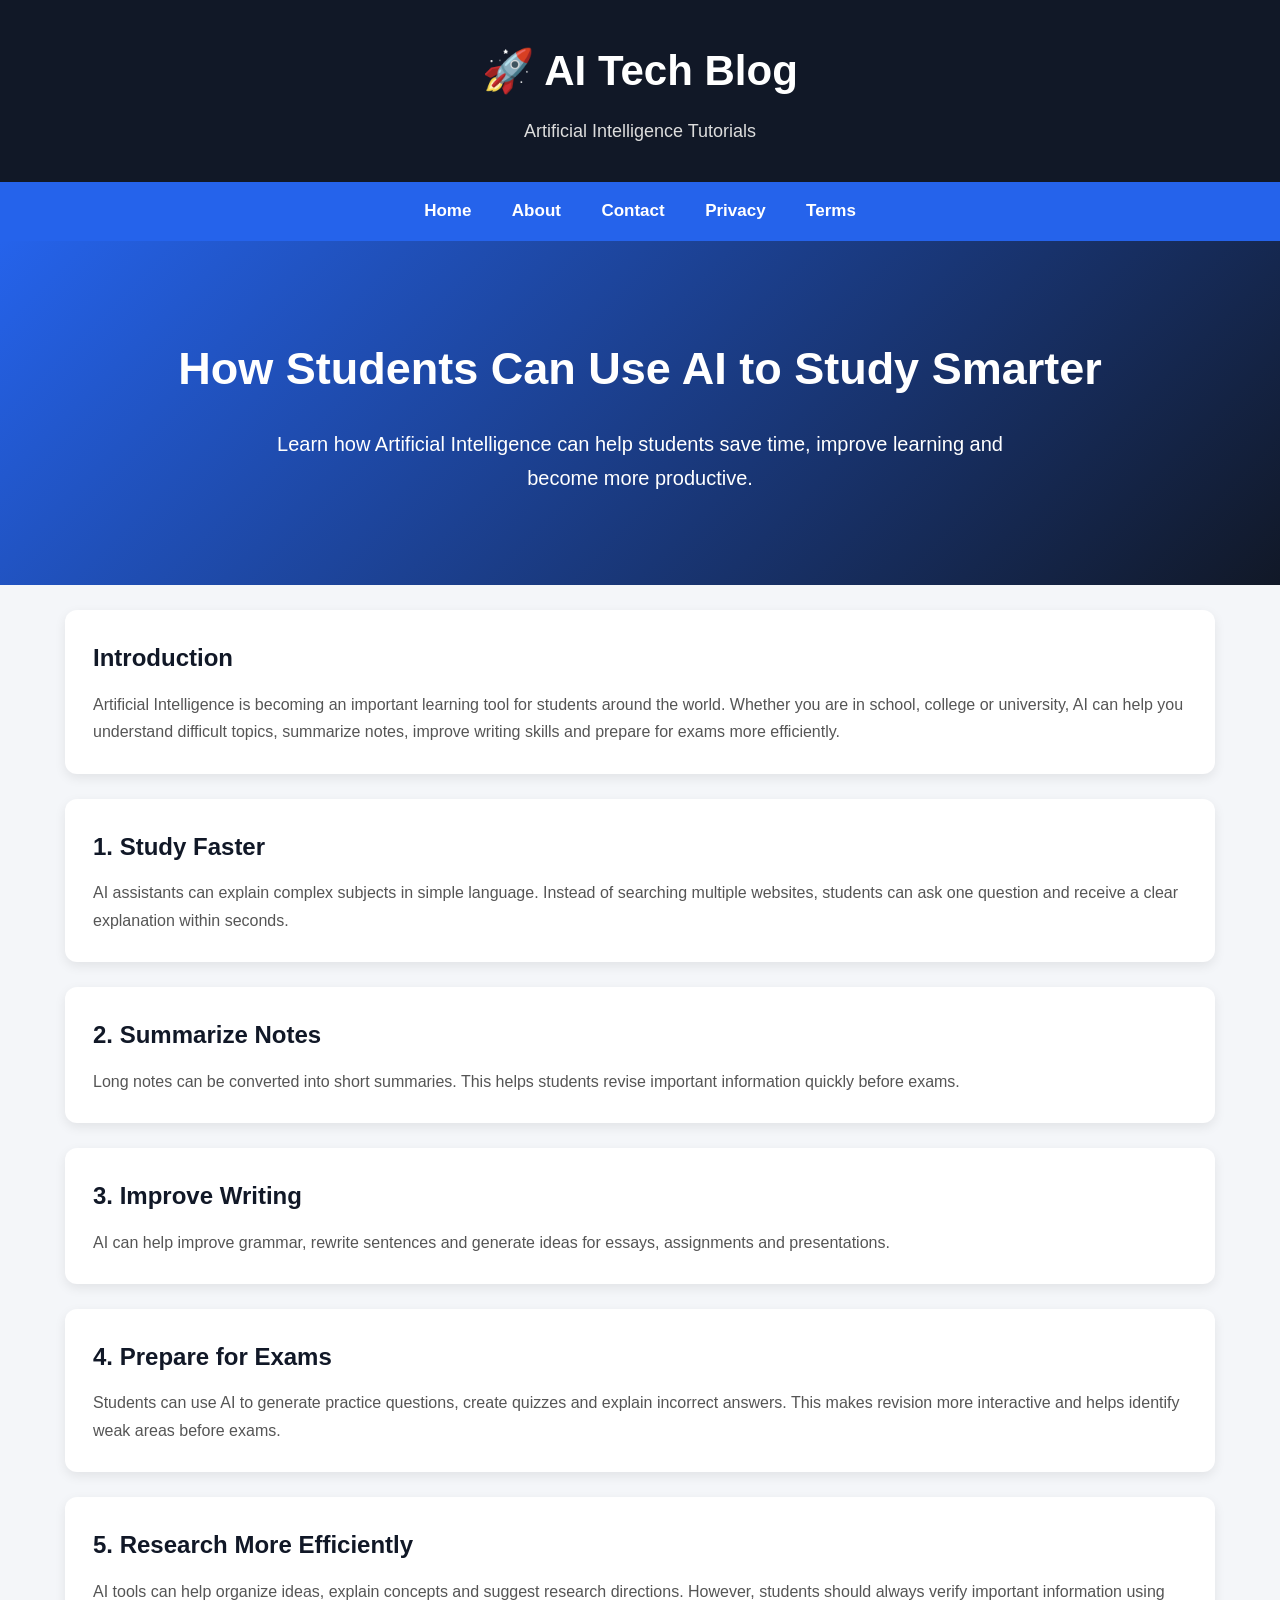
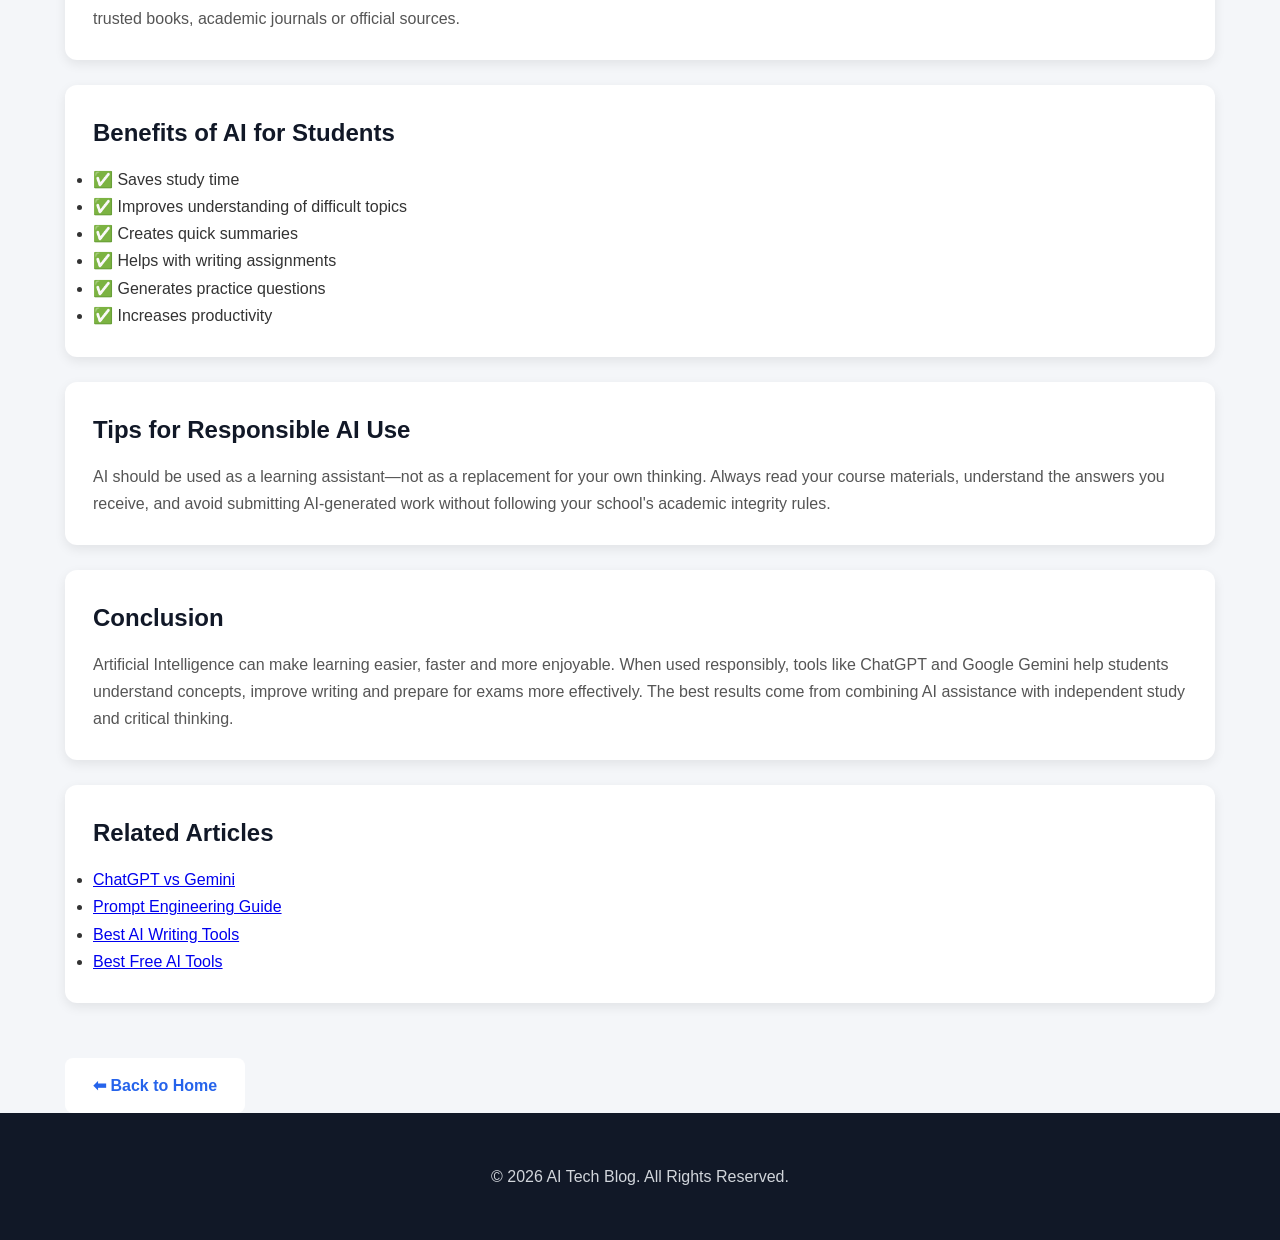
<file: articles/ai-for-students.html>
<!DOCTYPE html>
<html lang="en">

<head>

<meta charset="UTF-8">

<meta name="viewport" content="width=device-width, initial-scale=1.0">

<title>How Students Can Use AI to Study Smarter | AI Tech Blog</title>

<meta name="description"
content="Learn how students can use AI tools like ChatGPT and Gemini to improve studying, research, note-taking and productivity.">

<meta name="keywords"
content="AI for students, ChatGPT for students, study with AI, AI education">

<meta name="author"
content="AI Tech Blog">

<link rel="stylesheet" href="../style.css">

</head>

<body>

<header>

<div class="logo">

<h1>🚀 AI Tech Blog</h1>

<p>Artificial Intelligence Tutorials</p>

</div>

</header>

<nav>

<a href="../index.html">Home</a>
<a href="../about.html">About</a>
<a href="../contact.html">Contact</a>
<a href="../privacy.html">Privacy</a>
<a href="../terms.html">Terms</a>

</nav>

<section class="hero">

<h2>How Students Can Use AI to Study Smarter</h2>

<p>

Learn how Artificial Intelligence can help students
save time, improve learning and become more productive.

</p>

</section>

<div class="container">

<div class="card">

<h2>Introduction</h2>

<p>

Artificial Intelligence is becoming an important learning
tool for students around the world.

Whether you are in school, college or university,
AI can help you understand difficult topics,
summarize notes, improve writing skills and prepare
for exams more efficiently.

</p>

</div>

<div class="card">

<h2>1. Study Faster</h2>

<p>

AI assistants can explain complex subjects in simple
language.

Instead of searching multiple websites,
students can ask one question and receive a clear
explanation within seconds.

</p>

</div>

<div class="card">

<h2>2. Summarize Notes</h2>

<p>

Long notes can be converted into short summaries.

This helps students revise important information
quickly before exams.

</p>

</div>

<div class="card">

<h2>3. Improve Writing</h2>

<p>

AI can help improve grammar,
rewrite sentences and generate ideas for essays,
assignments and presentations.

</p>

</div>
<div class="card">

<h2>4. Prepare for Exams</h2>

<p>

Students can use AI to generate practice questions,
create quizzes and explain incorrect answers.
This makes revision more interactive and helps
identify weak areas before exams.

</p>

</div>

<div class="card">

<h2>5. Research More Efficiently</h2>

<p>

AI tools can help organize ideas, explain concepts
and suggest research directions. However, students
should always verify important information using
trusted books, academic journals or official sources.

</p>

</div>

<div class="card">

<h2>Benefits of AI for Students</h2>

<ul>

<li>✅ Saves study time</li>

<li>✅ Improves understanding of difficult topics</li>

<li>✅ Creates quick summaries</li>

<li>✅ Helps with writing assignments</li>

<li>✅ Generates practice questions</li>

<li>✅ Increases productivity</li>

</ul>

</div>

<div class="card">

<h2>Tips for Responsible AI Use</h2>

<p>

AI should be used as a learning assistant—not as a
replacement for your own thinking. Always read your
course materials, understand the answers you receive,
and avoid submitting AI-generated work without
following your school's academic integrity rules.

</p>

</div>

<div class="card">

<h2>Conclusion</h2>

<p>

Artificial Intelligence can make learning easier,
faster and more enjoyable. When used responsibly,
tools like ChatGPT and Google Gemini help students
understand concepts, improve writing and prepare
for exams more effectively.

The best results come from combining AI assistance
with independent study and critical thinking.

</p>

</div>

<div class="card">

<h2>Related Articles</h2>

<ul>

<li><a href="gemini-vs-chatgpt.html">ChatGPT vs Gemini</a></li>

<li><a href="prompt-engineering.html">Prompt Engineering Guide</a></li>

<li><a href="ai-writing-tools.html">Best AI Writing Tools</a></li>

<li><a href="free-ai-tools.html">Best Free AI Tools</a></li>

</ul>

</div>

<p>

<a class="btn" href="../index.html">

⬅ Back to Home

</a>

</p>

</div>

<footer>

<div class="container">

<p>

© 2026 AI Tech Blog. All Rights Reserved.

</p>

</div>

</footer>

</body>

</html>
</file>
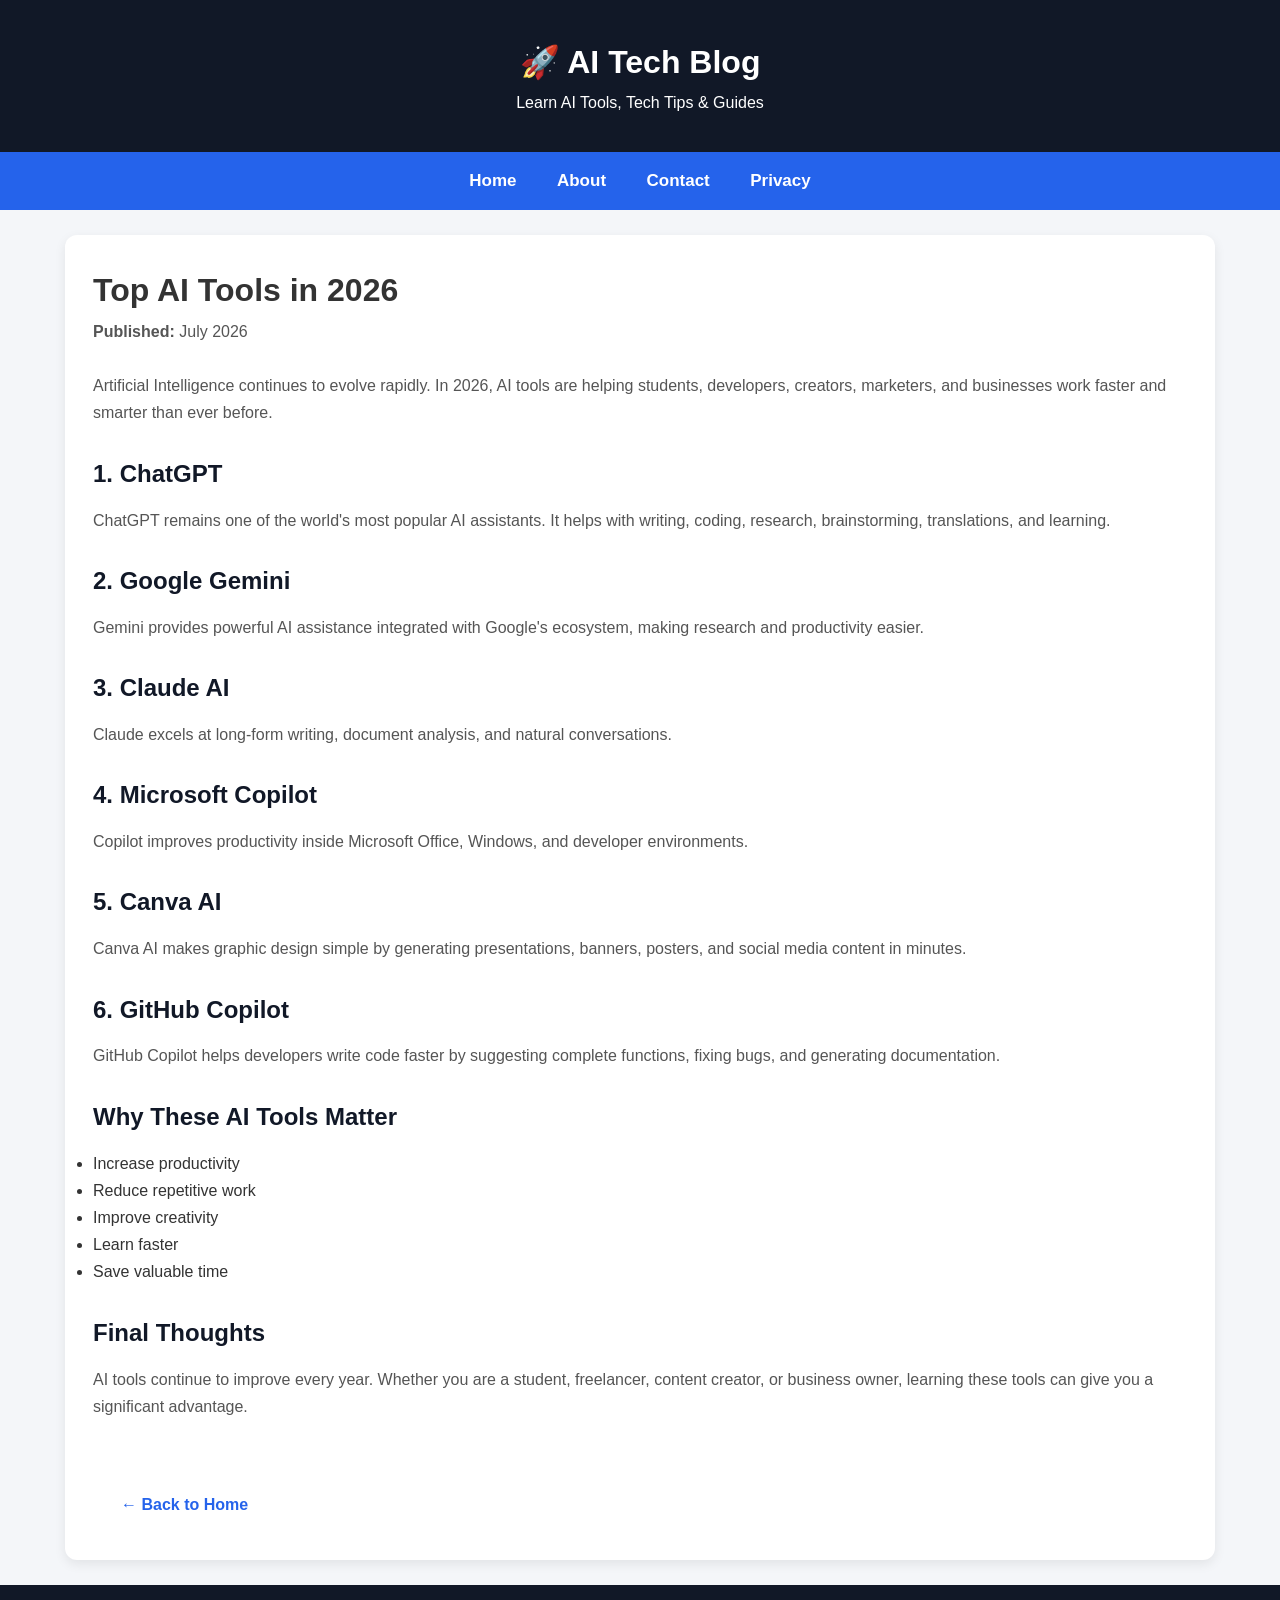
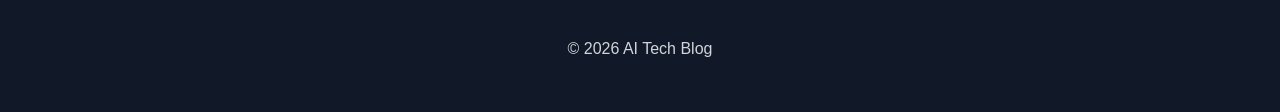
<file: articles/ai-tools-2026.html>
<!DOCTYPE html>
<html lang="en">
<head>
    <meta charset="UTF-8">
    <meta name="viewport" content="width=device-width, initial-scale=1.0">

    <title>Top AI Tools in 2026</title>
    <meta name="description" content="Discover the top AI tools in 2026 that are transforming productivity, writing, coding, design, and business.">

    <link rel="stylesheet" href="../style.css">
</head>
<body>

<header>
    <h1>🚀 AI Tech Blog</h1>
    <p>Learn AI Tools, Tech Tips & Guides</p>
</header>

<nav>
    <a href="../index.html">Home</a>
    <a href="../about.html">About</a>
    <a href="../contact.html">Contact</a>
    <a href="../privacy.html">Privacy</a>
</nav>

<div class="container">

    <div class="card">

        <h1>Top AI Tools in 2026</h1>

        <p><strong>Published:</strong> July 2026</p>

        <br>

        <p>
            Artificial Intelligence continues to evolve rapidly. In 2026,
            AI tools are helping students, developers, creators, marketers,
            and businesses work faster and smarter than ever before.
        </p>

        <br>

        <h2>1. ChatGPT</h2>

        <p>
            ChatGPT remains one of the world's most popular AI assistants.
            It helps with writing, coding, research, brainstorming,
            translations, and learning.
        </p>

        <br>

        <h2>2. Google Gemini</h2>

        <p>
            Gemini provides powerful AI assistance integrated with Google's
            ecosystem, making research and productivity easier.
        </p>

        <br>

        <h2>3. Claude AI</h2>

        <p>
            Claude excels at long-form writing, document analysis,
            and natural conversations.
        </p>

        <br>

        <h2>4. Microsoft Copilot</h2>

        <p>
            Copilot improves productivity inside Microsoft Office,
            Windows, and developer environments.
        </p>

        <br>

        <h2>5. Canva AI</h2>

        <p>
            Canva AI makes graphic design simple by generating presentations,
            banners, posters, and social media content in minutes.
        </p>

        <br>

        <h2>6. GitHub Copilot</h2>

        <p>
            GitHub Copilot helps developers write code faster by suggesting
            complete functions, fixing bugs, and generating documentation.
        </p>

        <br>

        <h2>Why These AI Tools Matter</h2>

        <ul>
            <li>Increase productivity</li>
            <li>Reduce repetitive work</li>
            <li>Improve creativity</li>
            <li>Learn faster</li>
            <li>Save valuable time</li>
        </ul>

        <br>

        <h2>Final Thoughts</h2>

        <p>
            AI tools continue to improve every year. Whether you are a student,
            freelancer, content creator, or business owner, learning these tools
            can give you a significant advantage.
        </p>

        <br>

        <a class="btn" href="../index.html">← Back to Home</a>

    </div>

</div>

<footer>
    <p>© 2026 AI Tech Blog</p>
</footer>

</body>
</html>
</file>
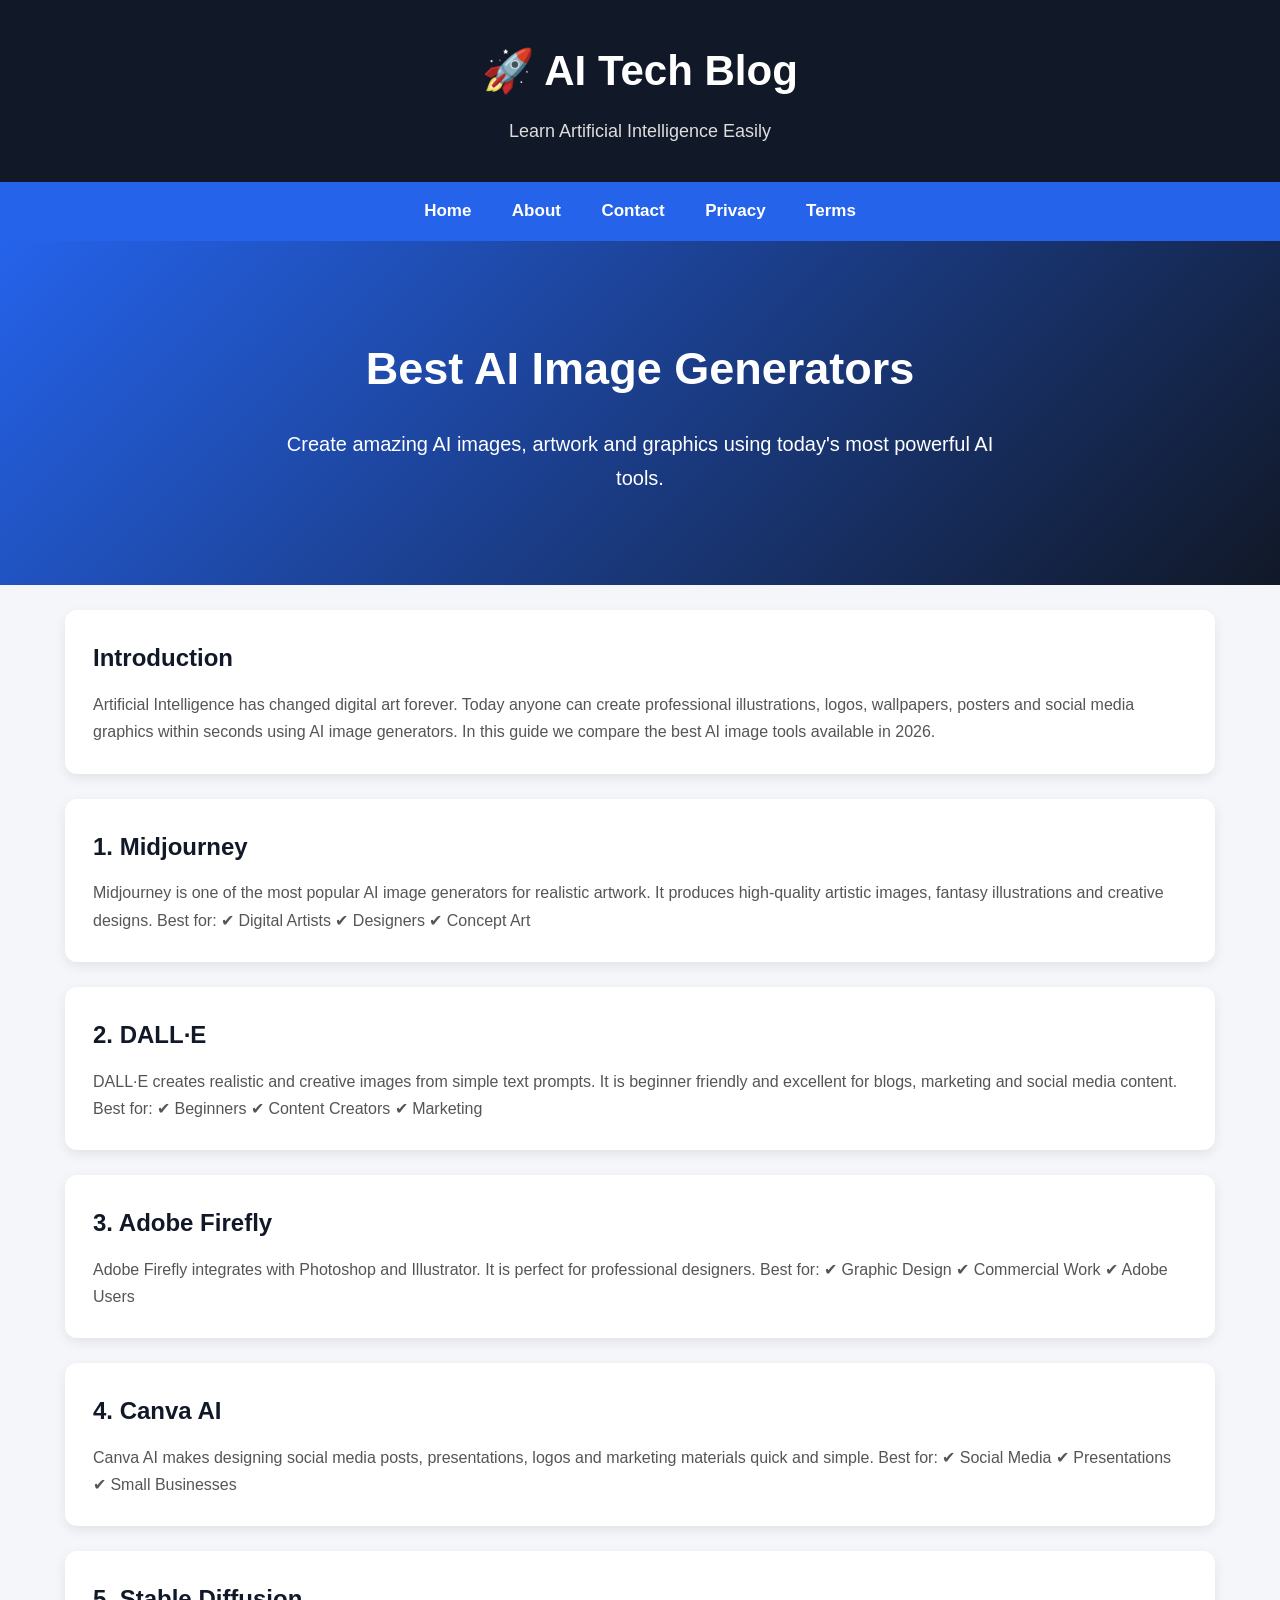
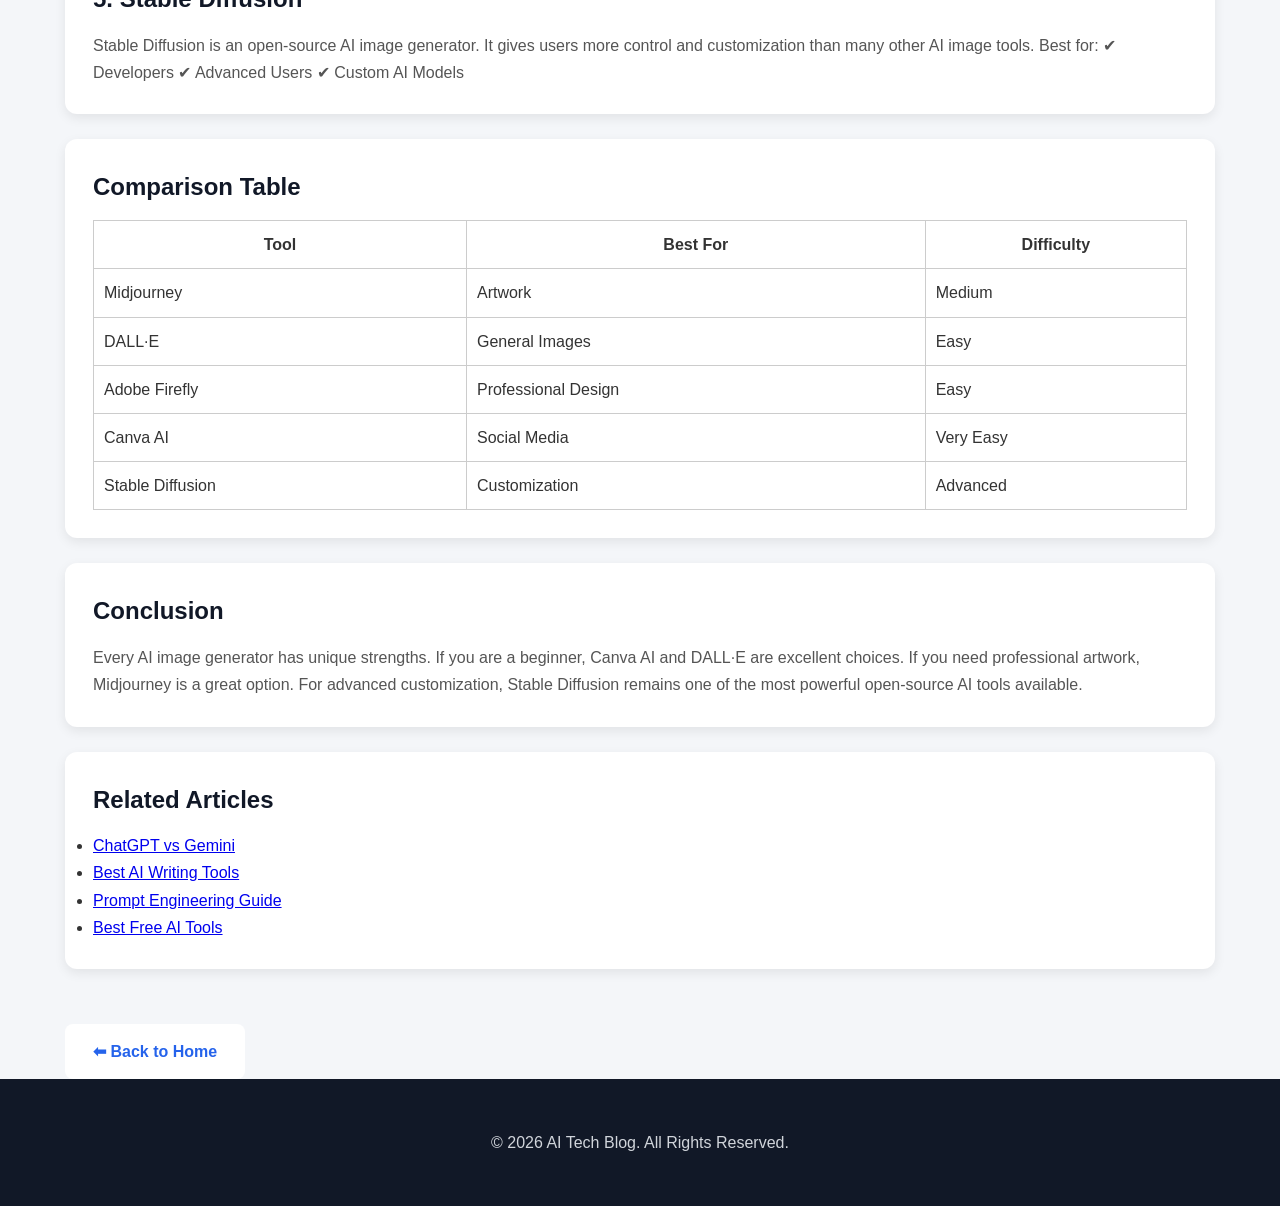
<file: articles/best-ai-image-tools.html>
<!DOCTYPE html>
<html lang="en">
<head>

<meta charset="UTF-8">

<meta name="viewport"
content="width=device-width, initial-scale=1.0">

<title>
Best AI Image Generators in 2026 | AI Tech Blog
</title>

<meta name="description"
content="Discover the best AI image generators in 2026 including DALL·E, Midjourney, Adobe Firefly, Canva AI and Stable Diffusion.">

<meta name="keywords"
content="AI Image Generator, Midjourney, DALL-E, Canva AI, Adobe Firefly">

<meta name="author"
content="AI Tech Blog">

<link rel="stylesheet"
href="../style.css">

</head>

<body>

<header>

<div class="logo">

<h1>🚀 AI Tech Blog</h1>

<p>Learn Artificial Intelligence Easily</p>

</div>

</header>

<nav>

<a href="../index.html">Home</a>

<a href="../about.html">About</a>

<a href="../contact.html">Contact</a>

<a href="../privacy.html">Privacy</a>

<a href="../terms.html">Terms</a>

</nav>

<section class="hero">

<h2>

Best AI Image Generators

</h2>

<p>

Create amazing AI images, artwork and graphics
using today's most powerful AI tools.

</p>

</section>

<div class="container">

<div class="card">

<h2>

Introduction

</h2>

<p>

Artificial Intelligence has changed digital art forever.

Today anyone can create professional illustrations,
logos, wallpapers, posters and social media graphics
within seconds using AI image generators.

In this guide we compare the best AI image tools
available in 2026.

</p>

</div>

<div class="card">

<h2>

1. Midjourney

</h2>

<p>

Midjourney is one of the most popular AI image
generators for realistic artwork.

It produces high-quality artistic images,
fantasy illustrations and creative designs.

Best for:

✔ Digital Artists

✔ Designers

✔ Concept Art

</p>

</div>

<div class="card">

<h2>

2. DALL·E

</h2>

<p>

DALL·E creates realistic and creative images
from simple text prompts.

It is beginner friendly and excellent for blogs,
marketing and social media content.

Best for:

✔ Beginners

✔ Content Creators

✔ Marketing

</p>

</div>

<div class="card">

<h2>

3. Adobe Firefly

</h2>

<p>

Adobe Firefly integrates with Photoshop
and Illustrator.

It is perfect for professional designers.

Best for:

✔ Graphic Design

✔ Commercial Work

✔ Adobe Users

</p>

</div>
<div class="card">

<h2>

4. Canva AI

</h2>

<p>

Canva AI makes designing social media posts,
presentations, logos and marketing materials
quick and simple.

Best for:

✔ Social Media

✔ Presentations

✔ Small Businesses

</p>

</div>

<div class="card">

<h2>

5. Stable Diffusion

</h2>

<p>

Stable Diffusion is an open-source AI image generator.

It gives users more control and customization than
many other AI image tools.

Best for:

✔ Developers

✔ Advanced Users

✔ Custom AI Models

</p>

</div>

<div class="card">

<h2>

Comparison Table

</h2>

<table style="width:100%;border-collapse:collapse;">

<tr>

<th style="border:1px solid #ccc;padding:10px;">Tool</th>

<th style="border:1px solid #ccc;padding:10px;">Best For</th>

<th style="border:1px solid #ccc;padding:10px;">Difficulty</th>

</tr>

<tr>

<td style="border:1px solid #ccc;padding:10px;">Midjourney</td>

<td style="border:1px solid #ccc;padding:10px;">Artwork</td>

<td style="border:1px solid #ccc;padding:10px;">Medium</td>

</tr>

<tr>

<td style="border:1px solid #ccc;padding:10px;">DALL·E</td>

<td style="border:1px solid #ccc;padding:10px;">General Images</td>

<td style="border:1px solid #ccc;padding:10px;">Easy</td>

</tr>

<tr>

<td style="border:1px solid #ccc;padding:10px;">Adobe Firefly</td>

<td style="border:1px solid #ccc;padding:10px;">Professional Design</td>

<td style="border:1px solid #ccc;padding:10px;">Easy</td>

</tr>

<tr>

<td style="border:1px solid #ccc;padding:10px;">Canva AI</td>

<td style="border:1px solid #ccc;padding:10px;">Social Media</td>

<td style="border:1px solid #ccc;padding:10px;">Very Easy</td>

</tr>

<tr>

<td style="border:1px solid #ccc;padding:10px;">Stable Diffusion</td>

<td style="border:1px solid #ccc;padding:10px;">Customization</td>

<td style="border:1px solid #ccc;padding:10px;">Advanced</td>

</tr>

</table>

</div>

<div class="card">

<h2>

Conclusion

</h2>

<p>

Every AI image generator has unique strengths.

If you are a beginner, Canva AI and DALL·E are excellent
choices.

If you need professional artwork, Midjourney is a great
option.

For advanced customization, Stable Diffusion remains one
of the most powerful open-source AI tools available.

</p>

</div>

<div class="card">

<h2>

Related Articles

</h2>

<ul>

<li><a href="gemini-vs-chatgpt.html">ChatGPT vs Gemini</a></li>

<li><a href="ai-writing-tools.html">Best AI Writing Tools</a></li>

<li><a href="prompt-engineering.html">Prompt Engineering Guide</a></li>

<li><a href="free-ai-tools.html">Best Free AI Tools</a></li>

</ul>

</div>

<p>

<a class="btn" href="../index.html">

⬅ Back to Home

</a>

</p>

</div>

<footer>

<div class="container">

<p>

© 2026 AI Tech Blog. All Rights Reserved.

</p>

</div>

</footer>

</body>

</html>
</file>
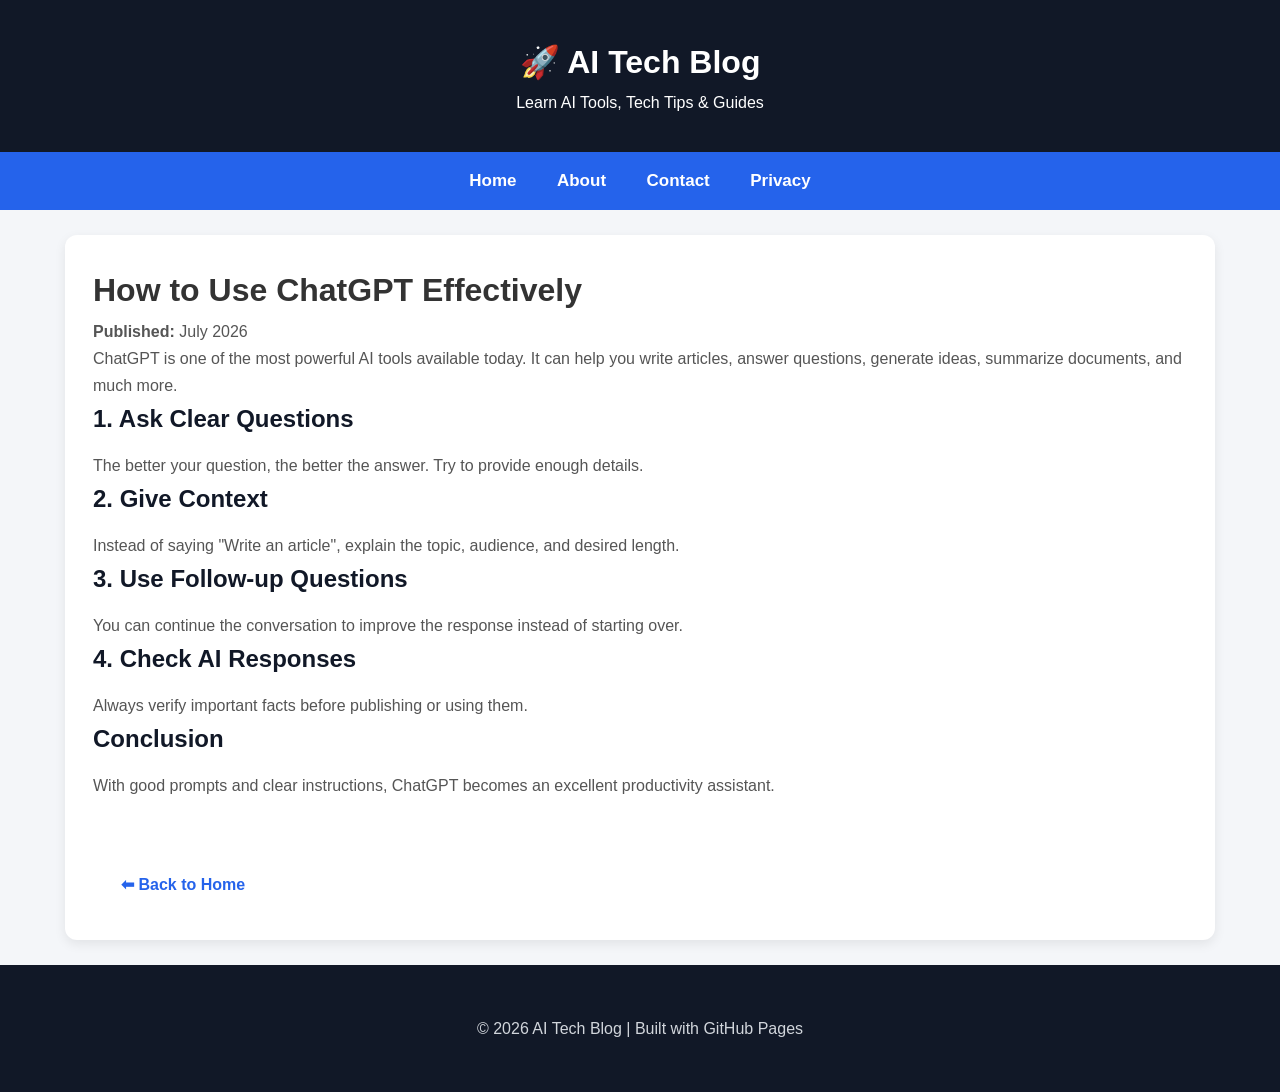
<file: articles/chatgpt-guide.html>
<!DOCTYPE html>
<html lang="en">
<head>
    <meta charset="UTF-8">
    <meta name="viewport" content="width=device-width, initial-scale=1.0">
    <title>How to Use ChatGPT Effectively - AI Tech Blog</title>
    <link rel="stylesheet" href="../style.css">
</head>
<body>

<header>
    <h1>🚀 AI Tech Blog</h1>
    <p>Learn AI Tools, Tech Tips & Guides</p>
</header>

<nav>
    <a href="../index.html">Home</a>
    <a href="../about.html">About</a>
    <a href="../contact.html">Contact</a>
    <a href="../privacy.html">Privacy</a>
</nav>

<div class="container">

<div class="card">

<h1>How to Use ChatGPT Effectively</h1>

<p><strong>Published:</strong> July 2026</p>

<p>ChatGPT is one of the most powerful AI tools available today. It can help you write articles, answer questions, generate ideas, summarize documents, and much more.</p>

<h2>1. Ask Clear Questions</h2>

<p>The better your question, the better the answer. Try to provide enough details.</p>

<h2>2. Give Context</h2>

<p>Instead of saying "Write an article", explain the topic, audience, and desired length.</p>

<h2>3. Use Follow-up Questions</h2>

<p>You can continue the conversation to improve the response instead of starting over.</p>

<h2>4. Check AI Responses</h2>

<p>Always verify important facts before publishing or using them.</p>

<h2>Conclusion</h2>

<p>With good prompts and clear instructions, ChatGPT becomes an excellent productivity assistant.</p>

<br>

<a href="../index.html" class="btn">⬅ Back to Home</a>

</div>

</div>

<footer>
    <p>© 2026 AI Tech Blog | Built with GitHub Pages</p>
</footer>

</body>
</html>
</file>
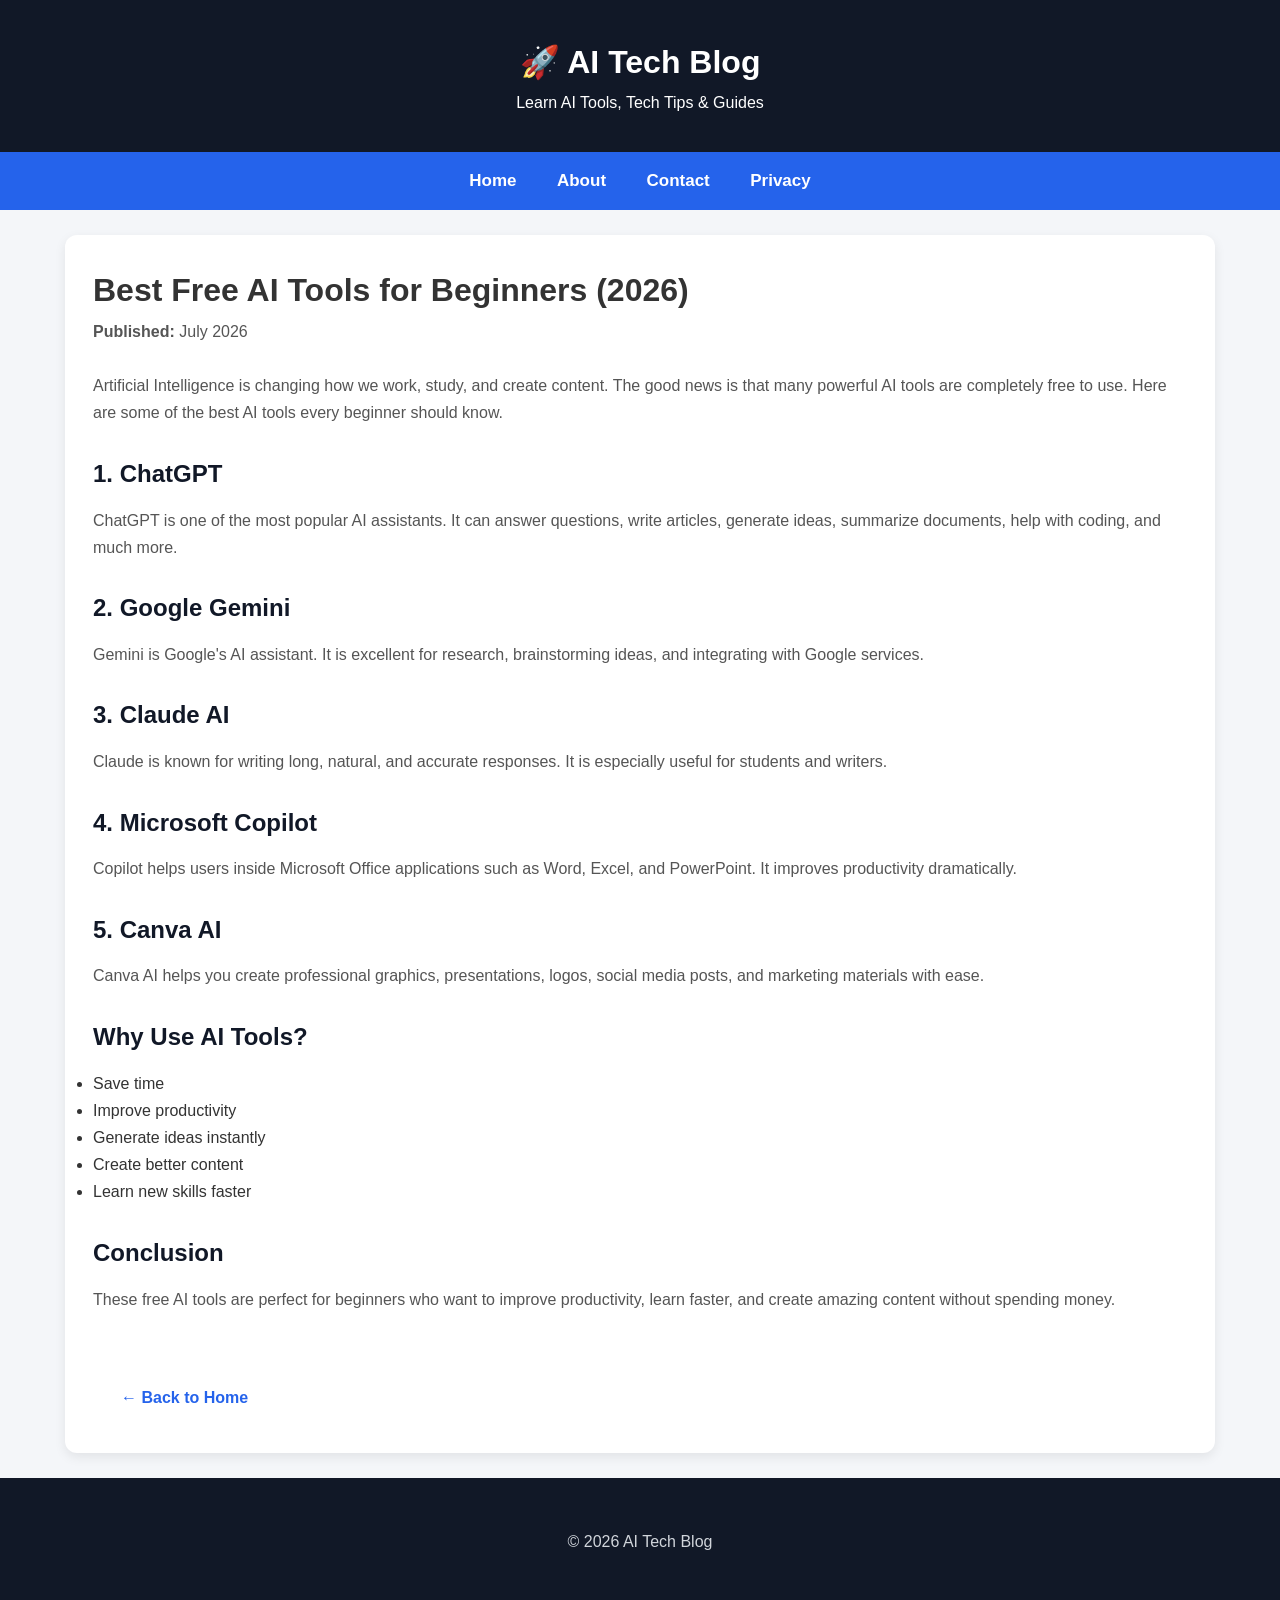
<file: articles/free-ai-tools.html>
<!DOCTYPE html>
<html lang="en">
<head>
    <meta charset="UTF-8">
    <meta name="viewport" content="width=device-width, initial-scale=1.0">

    <title>Best Free AI Tools for Beginners (2026)</title>
    <meta name="description" content="Discover the best free AI tools for beginners including ChatGPT, Gemini, Claude, Canva AI and Microsoft Copilot.">

    <link rel="stylesheet" href="../style.css">
</head>
<body>

<header>
    <h1>🚀 AI Tech Blog</h1>
    <p>Learn AI Tools, Tech Tips & Guides</p>
</header>

<nav>
    <a href="../index.html">Home</a>
    <a href="../about.html">About</a>
    <a href="../contact.html">Contact</a>
    <a href="../privacy.html">Privacy</a>
</nav>

<div class="container">

    <div class="card">

        <h1>Best Free AI Tools for Beginners (2026)</h1>

        <p><strong>Published:</strong> July 2026</p>

        <br>

        <p>
            Artificial Intelligence is changing how we work, study, and create content.
            The good news is that many powerful AI tools are completely free to use.
            Here are some of the best AI tools every beginner should know.
        </p>

        <br>

        <h2>1. ChatGPT</h2>

        <p>
            ChatGPT is one of the most popular AI assistants. It can answer questions,
            write articles, generate ideas, summarize documents, help with coding,
            and much more.
        </p>

        <br>

        <h2>2. Google Gemini</h2>

        <p>
            Gemini is Google's AI assistant. It is excellent for research,
            brainstorming ideas, and integrating with Google services.
        </p>

        <br>

        <h2>3. Claude AI</h2>

        <p>
            Claude is known for writing long, natural, and accurate responses.
            It is especially useful for students and writers.
        </p>

        <br>

        <h2>4. Microsoft Copilot</h2>

        <p>
            Copilot helps users inside Microsoft Office applications such as
            Word, Excel, and PowerPoint. It improves productivity dramatically.
        </p>

        <br>

        <h2>5. Canva AI</h2>

        <p>
            Canva AI helps you create professional graphics, presentations,
            logos, social media posts, and marketing materials with ease.
        </p>

        <br>

        <h2>Why Use AI Tools?</h2>

        <ul>
            <li>Save time</li>
            <li>Improve productivity</li>
            <li>Generate ideas instantly</li>
            <li>Create better content</li>
            <li>Learn new skills faster</li>
        </ul>

        <br>

        <h2>Conclusion</h2>

        <p>
            These free AI tools are perfect for beginners who want to improve
            productivity, learn faster, and create amazing content without spending money.
        </p>

        <br>

        <a class="btn" href="../index.html">← Back to Home</a>

    </div>

</div>

<footer>
    <p>© 2026 AI Tech Blog</p>
</footer>

</body>
</html>
</file>
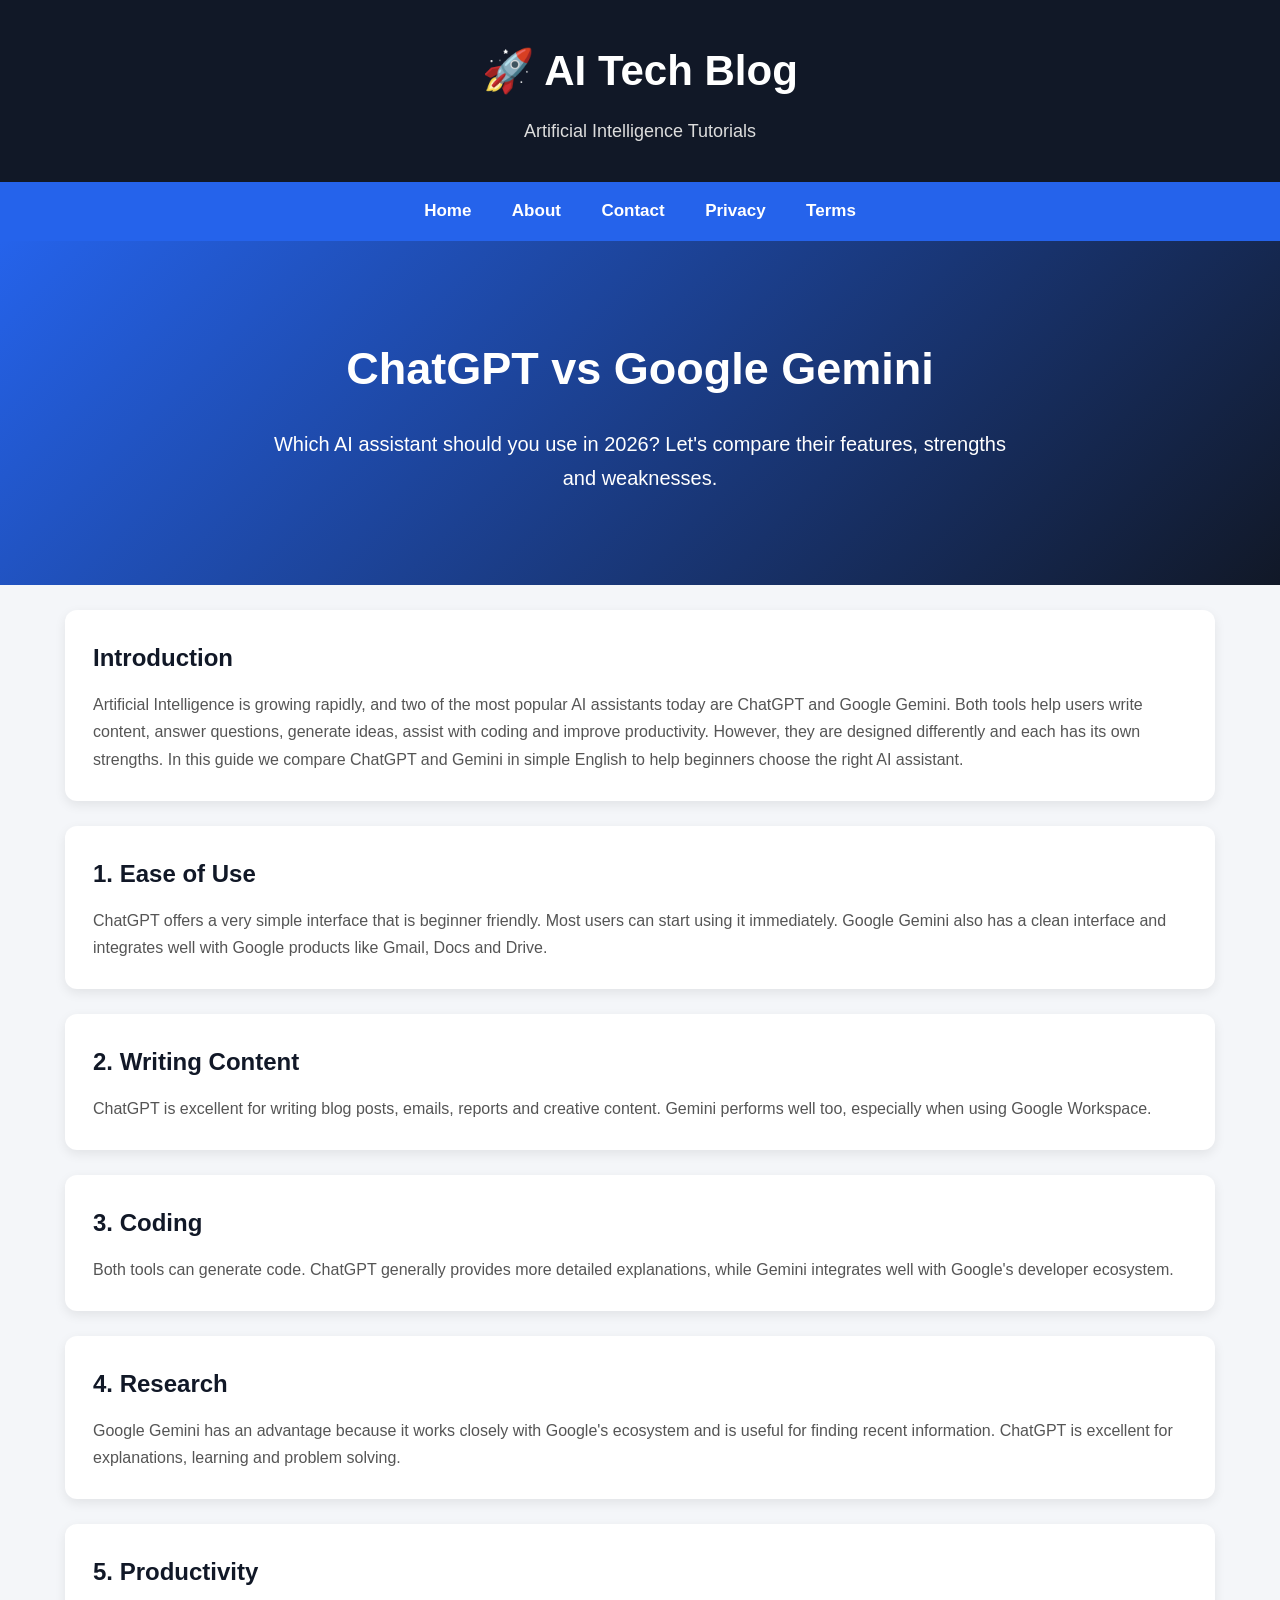
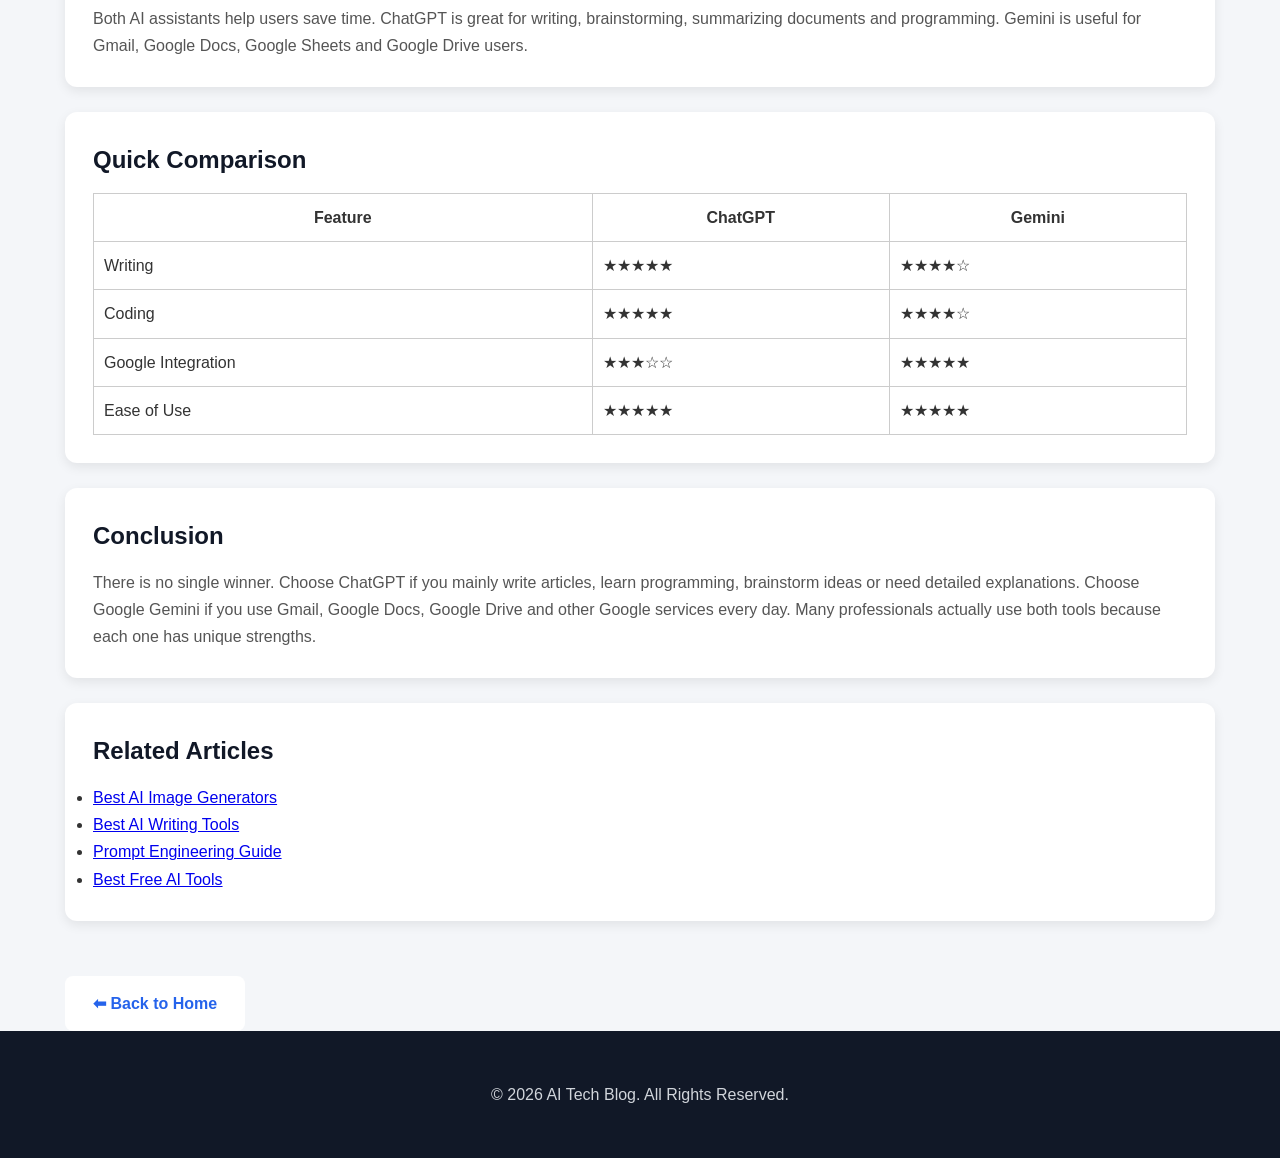
<file: articles/gemini-vs-chatgpt.html>
<!DOCTYPE html>
<html lang="en">
<head>
    <meta charset="UTF-8">
    <meta name="viewport" content="width=device-width, initial-scale=1.0">

    <title>ChatGPT vs Gemini: Which AI Assistant is Better in 2026?</title>

    <meta name="description" content="Compare ChatGPT and Google Gemini in 2026. Learn which AI assistant is better for writing, coding, studying, research and productivity.">

    <meta name="keywords" content="ChatGPT vs Gemini, Google Gemini, ChatGPT, AI tools, AI comparison">

    <meta name="author" content="AI Tech Blog">

    <link rel="stylesheet" href="../style.css">
</head>

<body>

<header>

<div class="logo">
<h1>🚀 AI Tech Blog</h1>
<p>Artificial Intelligence Tutorials</p>
</div>

</header>

<nav>

<a href="../index.html">Home</a>
<a href="../about.html">About</a>
<a href="../contact.html">Contact</a>
<a href="../privacy.html">Privacy</a>
<a href="../terms.html">Terms</a>

</nav>

<section class="hero">

<h2>ChatGPT vs Google Gemini</h2>

<p>
Which AI assistant should you use in 2026?
Let's compare their features, strengths and weaknesses.
</p>

</section>

<div class="container">

<div class="card">

<h2>Introduction</h2>

<p>

Artificial Intelligence is growing rapidly, and two of the most popular AI assistants today are ChatGPT and Google Gemini. Both tools help users write content, answer questions, generate ideas, assist with coding and improve productivity.

However, they are designed differently and each has its own strengths.

In this guide we compare ChatGPT and Gemini in simple English to help beginners choose the right AI assistant.

</p>

</div>

<div class="card">

<h2>1. Ease of Use</h2>

<p>

ChatGPT offers a very simple interface that is beginner friendly. Most users can start using it immediately.

Google Gemini also has a clean interface and integrates well with Google products like Gmail, Docs and Drive.

</p>

</div>

<div class="card">

<h2>2. Writing Content</h2>

<p>

ChatGPT is excellent for writing blog posts, emails, reports and creative content.

Gemini performs well too, especially when using Google Workspace.

</p>

</div>

<div class="card">

<h2>3. Coding</h2>

<p>

Both tools can generate code.

ChatGPT generally provides more detailed explanations, while Gemini integrates well with Google's developer ecosystem.

</p>

</div>
<div class="card">

<h2>4. Research</h2>

<p>

Google Gemini has an advantage because it works closely
with Google's ecosystem and is useful for finding
recent information.

ChatGPT is excellent for explanations, learning and
problem solving.

</p>

</div>

<div class="card">

<h2>5. Productivity</h2>

<p>

Both AI assistants help users save time.

ChatGPT is great for writing, brainstorming,
summarizing documents and programming.

Gemini is useful for Gmail, Google Docs,
Google Sheets and Google Drive users.

</p>

</div>

<div class="card">

<h2>Quick Comparison</h2>

<table style="width:100%;border-collapse:collapse;">

<tr>
<th style="border:1px solid #ccc;padding:10px;">Feature</th>
<th style="border:1px solid #ccc;padding:10px;">ChatGPT</th>
<th style="border:1px solid #ccc;padding:10px;">Gemini</th>
</tr>

<tr>
<td style="border:1px solid #ccc;padding:10px;">Writing</td>
<td style="border:1px solid #ccc;padding:10px;">★★★★★</td>
<td style="border:1px solid #ccc;padding:10px;">★★★★☆</td>
</tr>

<tr>
<td style="border:1px solid #ccc;padding:10px;">Coding</td>
<td style="border:1px solid #ccc;padding:10px;">★★★★★</td>
<td style="border:1px solid #ccc;padding:10px;">★★★★☆</td>
</tr>

<tr>
<td style="border:1px solid #ccc;padding:10px;">Google Integration</td>
<td style="border:1px solid #ccc;padding:10px;">★★★☆☆</td>
<td style="border:1px solid #ccc;padding:10px;">★★★★★</td>
</tr>

<tr>
<td style="border:1px solid #ccc;padding:10px;">Ease of Use</td>
<td style="border:1px solid #ccc;padding:10px;">★★★★★</td>
<td style="border:1px solid #ccc;padding:10px;">★★★★★</td>
</tr>

</table>

</div>

<div class="card">

<h2>Conclusion</h2>

<p>

There is no single winner.

Choose ChatGPT if you mainly write articles,
learn programming, brainstorm ideas or need
detailed explanations.

Choose Google Gemini if you use Gmail,
Google Docs, Google Drive and other
Google services every day.

Many professionals actually use both tools
because each one has unique strengths.

</p>

</div>

<div class="card">

<h2>Related Articles</h2>

<ul>

<li><a href="best-ai-image-tools.html">Best AI Image Generators</a></li>

<li><a href="ai-writing-tools.html">Best AI Writing Tools</a></li>

<li><a href="prompt-engineering.html">Prompt Engineering Guide</a></li>

<li><a href="free-ai-tools.html">Best Free AI Tools</a></li>

</ul>

</div>

<p>

<a class="btn" href="../index.html">⬅ Back to Home</a>

</p>

</div>

<footer>

<div class="container">

<p>

© 2026 AI Tech Blog. All Rights Reserved.

</p>

</div>

</footer>

</body>
</html>
</file>
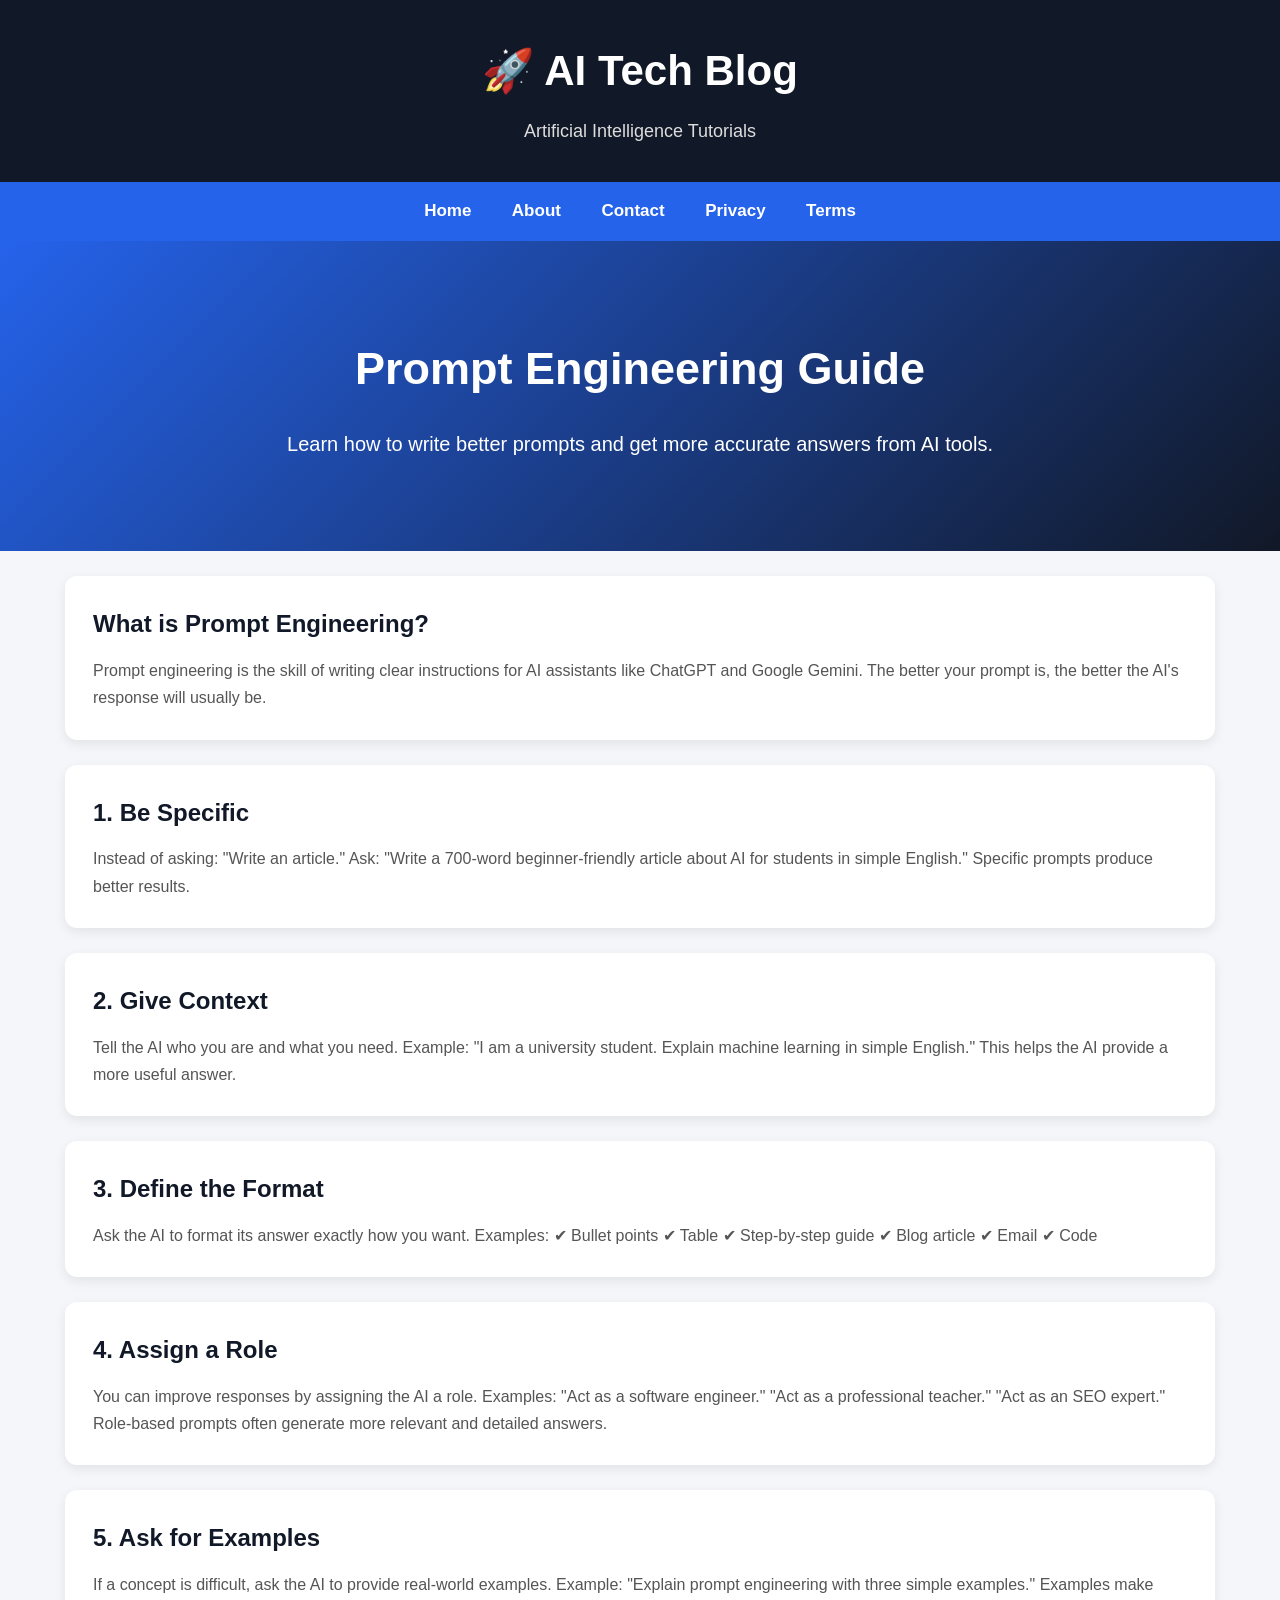
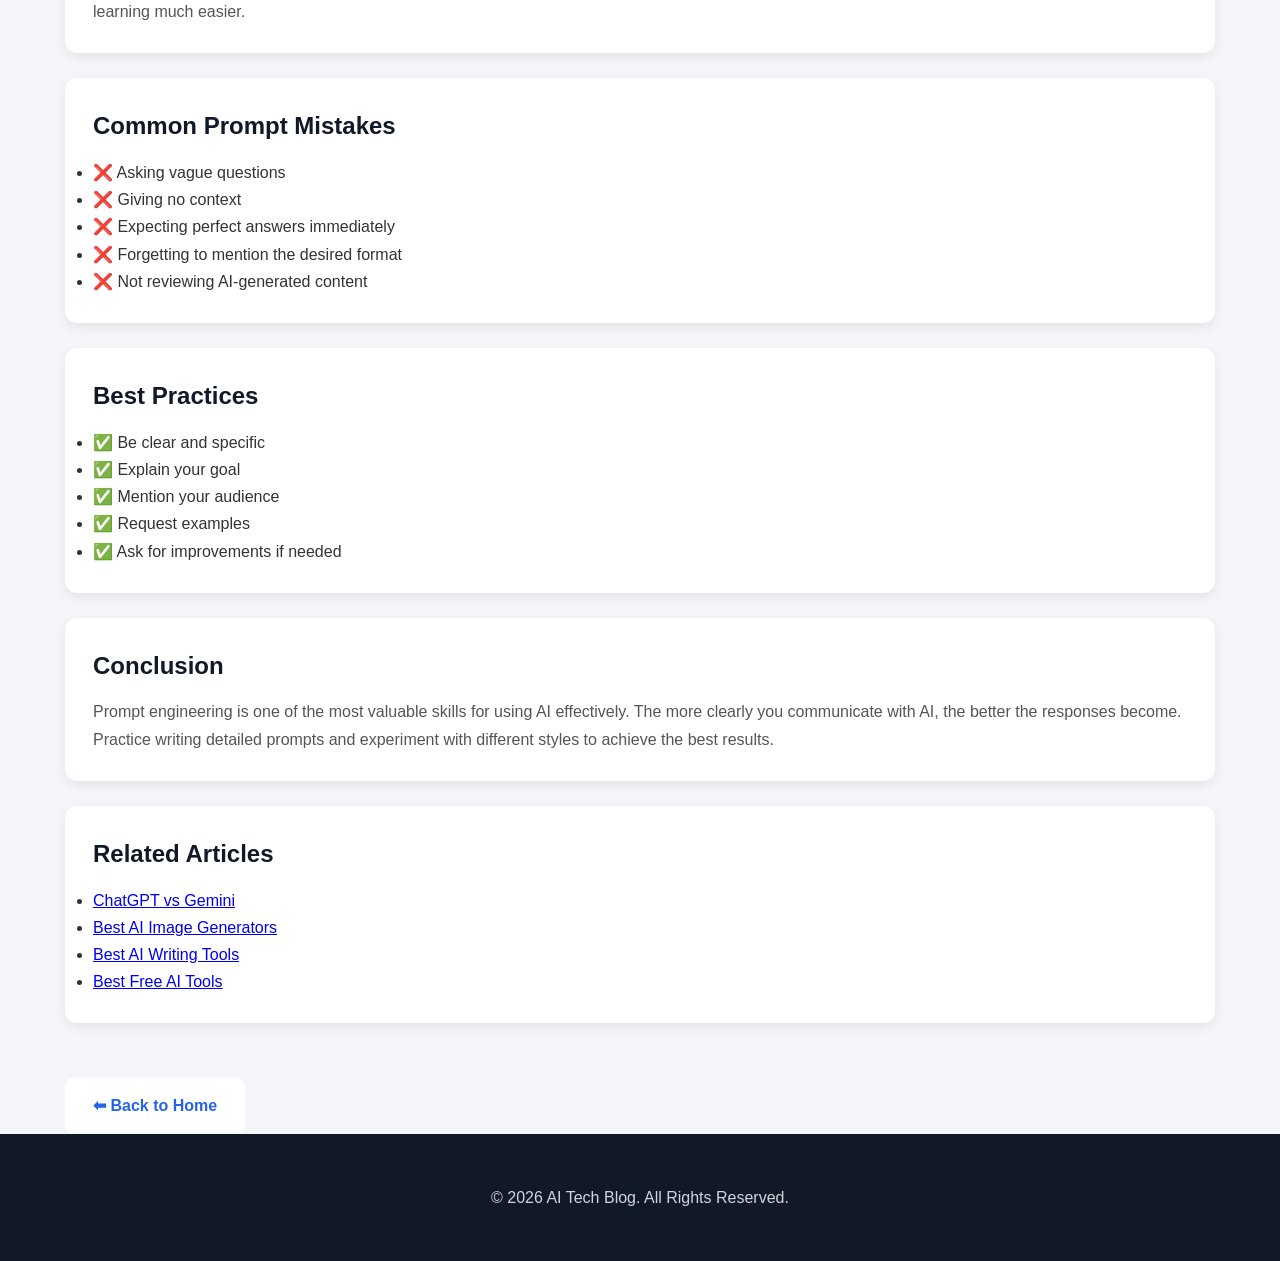
<file: articles/prompt-engineering.html>
<!DOCTYPE html>
<html lang="en">

<head>

<meta charset="UTF-8">

<meta name="viewport" content="width=device-width, initial-scale=1.0">

<title>Prompt Engineering Guide for Beginners | AI Tech Blog</title>

<meta name="description"
content="Learn prompt engineering with simple techniques to get better responses from ChatGPT, Gemini and other AI assistants.">

<meta name="keywords"
content="Prompt Engineering, ChatGPT Prompts, Gemini Prompts, AI Prompt Guide">

<meta name="author"
content="AI Tech Blog">

<link rel="stylesheet" href="../style.css">

</head>

<body>

<header>

<div class="logo">

<h1>🚀 AI Tech Blog</h1>

<p>Artificial Intelligence Tutorials</p>

</div>

</header>

<nav>

<a href="../index.html">Home</a>

<a href="../about.html">About</a>

<a href="../contact.html">Contact</a>

<a href="../privacy.html">Privacy</a>

<a href="../terms.html">Terms</a>

</nav>

<section class="hero">

<h2>

Prompt Engineering Guide

</h2>

<p>

Learn how to write better prompts and get more
accurate answers from AI tools.

</p>

</section>

<div class="container">

<div class="card">

<h2>

What is Prompt Engineering?

</h2>

<p>

Prompt engineering is the skill of writing clear
instructions for AI assistants like ChatGPT and
Google Gemini.

The better your prompt is, the better the AI's
response will usually be.

</p>

</div>

<div class="card">

<h2>

1. Be Specific

</h2>

<p>

Instead of asking:

"Write an article."

Ask:

"Write a 700-word beginner-friendly article
about AI for students in simple English."

Specific prompts produce better results.

</p>

</div>

<div class="card">

<h2>

2. Give Context

</h2>

<p>

Tell the AI who you are and what you need.

Example:

"I am a university student.
Explain machine learning in simple English."

This helps the AI provide a more useful answer.

</p>

</div>

<div class="card">

<h2>

3. Define the Format

</h2>

<p>

Ask the AI to format its answer exactly how
you want.

Examples:

✔ Bullet points

✔ Table

✔ Step-by-step guide

✔ Blog article

✔ Email

✔ Code

</p>

</div>
<div class="card">

<h2>

4. Assign a Role

</h2>

<p>

You can improve responses by assigning the AI a role.

Examples:

"Act as a software engineer."

"Act as a professional teacher."

"Act as an SEO expert."

Role-based prompts often generate more relevant
and detailed answers.

</p>

</div>

<div class="card">

<h2>

5. Ask for Examples

</h2>

<p>

If a concept is difficult, ask the AI to provide
real-world examples.

Example:

"Explain prompt engineering with three simple examples."

Examples make learning much easier.

</p>

</div>

<div class="card">

<h2>

Common Prompt Mistakes

</h2>

<ul>

<li>❌ Asking vague questions</li>

<li>❌ Giving no context</li>

<li>❌ Expecting perfect answers immediately</li>

<li>❌ Forgetting to mention the desired format</li>

<li>❌ Not reviewing AI-generated content</li>

</ul>

</div>

<div class="card">

<h2>

Best Practices

</h2>

<ul>

<li>✅ Be clear and specific</li>

<li>✅ Explain your goal</li>

<li>✅ Mention your audience</li>

<li>✅ Request examples</li>

<li>✅ Ask for improvements if needed</li>

</ul>

</div>

<div class="card">

<h2>

Conclusion

</h2>

<p>

Prompt engineering is one of the most valuable skills
for using AI effectively.

The more clearly you communicate with AI,
the better the responses become.

Practice writing detailed prompts and experiment with
different styles to achieve the best results.

</p>

</div>

<div class="card">

<h2>

Related Articles

</h2>

<ul>

<li><a href="gemini-vs-chatgpt.html">ChatGPT vs Gemini</a></li>

<li><a href="best-ai-image-tools.html">Best AI Image Generators</a></li>

<li><a href="ai-writing-tools.html">Best AI Writing Tools</a></li>

<li><a href="free-ai-tools.html">Best Free AI Tools</a></li>

</ul>

</div>

<p>

<a class="btn" href="../index.html">

⬅ Back to Home

</a>

</p>

</div>

<footer>

<div class="container">

<p>

© 2026 AI Tech Blog. All Rights Reserved.

</p>

</div>

</footer>

</body>

</html>
</file>
<file: style.css>
/* ===========================
   AI TECH BLOG - STYLE.CSS
   Part 1
=========================== */

*{
    margin:0;
    padding:0;
    box-sizing:border-box;
}

html{
    scroll-behavior:smooth;
}

body{
    font-family:Arial,Helvetica,sans-serif;
    background:#f4f6f9;
    color:#333;
    line-height:1.7;
}

/* Header */

header{
    background:#111827;
    color:#fff;
    text-align:center;
    padding:35px 20px;
}

.logo h1{
    font-size:42px;
    margin-bottom:10px;
}

.logo p{
    font-size:18px;
    color:#ddd;
}

/* Navigation */

nav{
    background:#2563eb;
    padding:15px;
    text-align:center;
    position:sticky;
    top:0;
    z-index:999;
}

nav a{
    color:#fff;
    text-decoration:none;
    margin:0 18px;
    font-size:17px;
    font-weight:bold;
}

nav a:hover{
    color:#ffd700;
}

/* Hero */

.hero{
    background:linear-gradient(135deg,#2563eb,#111827);
    color:#fff;
    text-align:center;
    padding:90px 20px;
}

.hero h2{
    font-size:45px;
    margin-bottom:20px;
}

.hero p{
    max-width:750px;
    margin:auto;
    font-size:20px;
}

.btn{
    display:inline-block;
    margin-top:30px;
    background:#fff;
    color:#2563eb;
    padding:14px 28px;
    border-radius:8px;
    text-decoration:none;
    font-weight:bold;
    transition:.3s;
}

.btn:hover{
    background:#e5e7eb;
}

/* Container */

.container{
    width:90%;
    max-width:1150px;
    margin:auto;
}

/* Cards */

.card{
    background:#fff;
    border-radius:12px;
    padding:28px;
    margin:25px 0;
    box-shadow:0 4px 12px rgba(0,0,0,.08);
    transition:.3s;
}

.card:hover{
    transform:translateY(-6px);
    box-shadow:0 12px 30px rgba(0,0,0,.15);
}

.card h2,
.card h3{
    margin-bottom:12px;
    color:#111827;
}

.card p{
    color:#555;
}

.card-link{
    text-decoration:none;
    color:inherit;
    display:block;
}

/* Sections */

section{
    padding:50px 0;
}

section h2{
    margin-bottom:30px;
    font-size:34px;
    text-align:center;
}
/* ===========================
   AI TECH BLOG - STYLE.CSS
   Part 2
=========================== */

/* Category Grid */

.category-grid{
    display:grid;
    grid-template-columns:repeat(auto-fit,minmax(250px,1fr));
    gap:25px;
}

/* Featured */

.featured{
    background:#eef4ff;
}

/* Categories */

.categories{
    background:#ffffff;
}

/* Popular */

.popular{
    background:#f8fafc;
}

/* Newsletter */

.newsletter{
    background:#111827;
    color:#fff;
    text-align:center;
}

.newsletter p{
    color:#ddd;
    margin-bottom:20px;
}

.newsletter input{
    width:320px;
    max-width:90%;
    padding:14px;
    border:none;
    border-radius:8px;
    margin-bottom:15px;
    font-size:16px;
}

.newsletter button{
    border:none;
    cursor:pointer;
}

/* Why Us */

.why-us{
    background:#fff;
}

/* Stats */

.stats{
    background:#2563eb;
    color:#fff;
}

.stats .card{
    text-align:center;
}

.stats .card h2{
    color:#2563eb;
    font-size:40px;
}

.stats .card p{
    font-weight:bold;
}

/* FAQ */

.faq{
    background:#f9fafb;
}

/* CTA */

.cta{
    background:linear-gradient(135deg,#111827,#2563eb);
    color:#fff;
    text-align:center;
}

.cta h2{
    color:#fff;
}

.cta p{
    max-width:750px;
    margin:auto;
}

.cta .btn{
    margin-top:25px;
}

/* Resources */

.resources{
    background:#fff;
}

/* Latest News */

.latest-news{
    background:#f4f6f9;
}

/* Testimonials */

.testimonials{
    background:#eef4ff;
}

.testimonials .card{
    text-align:center;
}

/* Featured Tools */

.featured-tools{
    background:#fff;
}
/* ===========================
   AI TECH BLOG - STYLE.CSS
   Part 3
=========================== */

/* Quick Links */

.quick-links{
    background:#f8fafc;
}

/* Footer */

footer{
    background:#111827;
    color:#fff;
    text-align:center;
    padding:40px 20px;
}

footer h3{
    margin-bottom:15px;
    font-size:28px;
}

footer p{
    margin:10px 0;
    color:#d1d5db;
}

footer a{
    color:#ffffff;
    text-decoration:none;
    font-weight:bold;
}

footer a:hover{
    color:#ffd700;
}

/* Forms */

input,
textarea{
    width:100%;
    padding:12px;
    border:1px solid #d1d5db;
    border-radius:8px;
    margin-top:10px;
    margin-bottom:15px;
    font-size:16px;
}

button{
    background:#2563eb;
    color:#fff;
    border:none;
    padding:12px 24px;
    border-radius:8px;
    cursor:pointer;
    transition:.3s;
}

button:hover{
    background:#1d4ed8;
}

/* Images */

img{
    max-width:100%;
    height:auto;
    display:block;
    border-radius:10px;
}

/* Responsive */

@media (max-width:768px){

header h1{
    font-size:32px;
}

.hero h2{
    font-size:34px;
}

.hero p{
    font-size:18px;
}

nav{
    padding:12px;
}

nav a{
    display:inline-block;
    margin:8px;
    font-size:16px;
}

section h2{
    font-size:28px;
}

.card{
    padding:20px;
}

.category-grid{
    grid-template-columns:1fr;
}

.newsletter input{
    width:100%;
}

.btn{
    width:100%;
    text-align:center;
}

}

@media (max-width:480px){

header{
    padding:25px 15px;
}

.hero{
    padding:60px 15px;
}

.hero h2{
    font-size:28px;
}

.logo h1{
    font-size:28px;
}

.logo p{
    font-size:16px;
}

.card{
    padding:18px;
}

footer{
    padding:30px 15px;
}

}

/* End of File */
</file>
